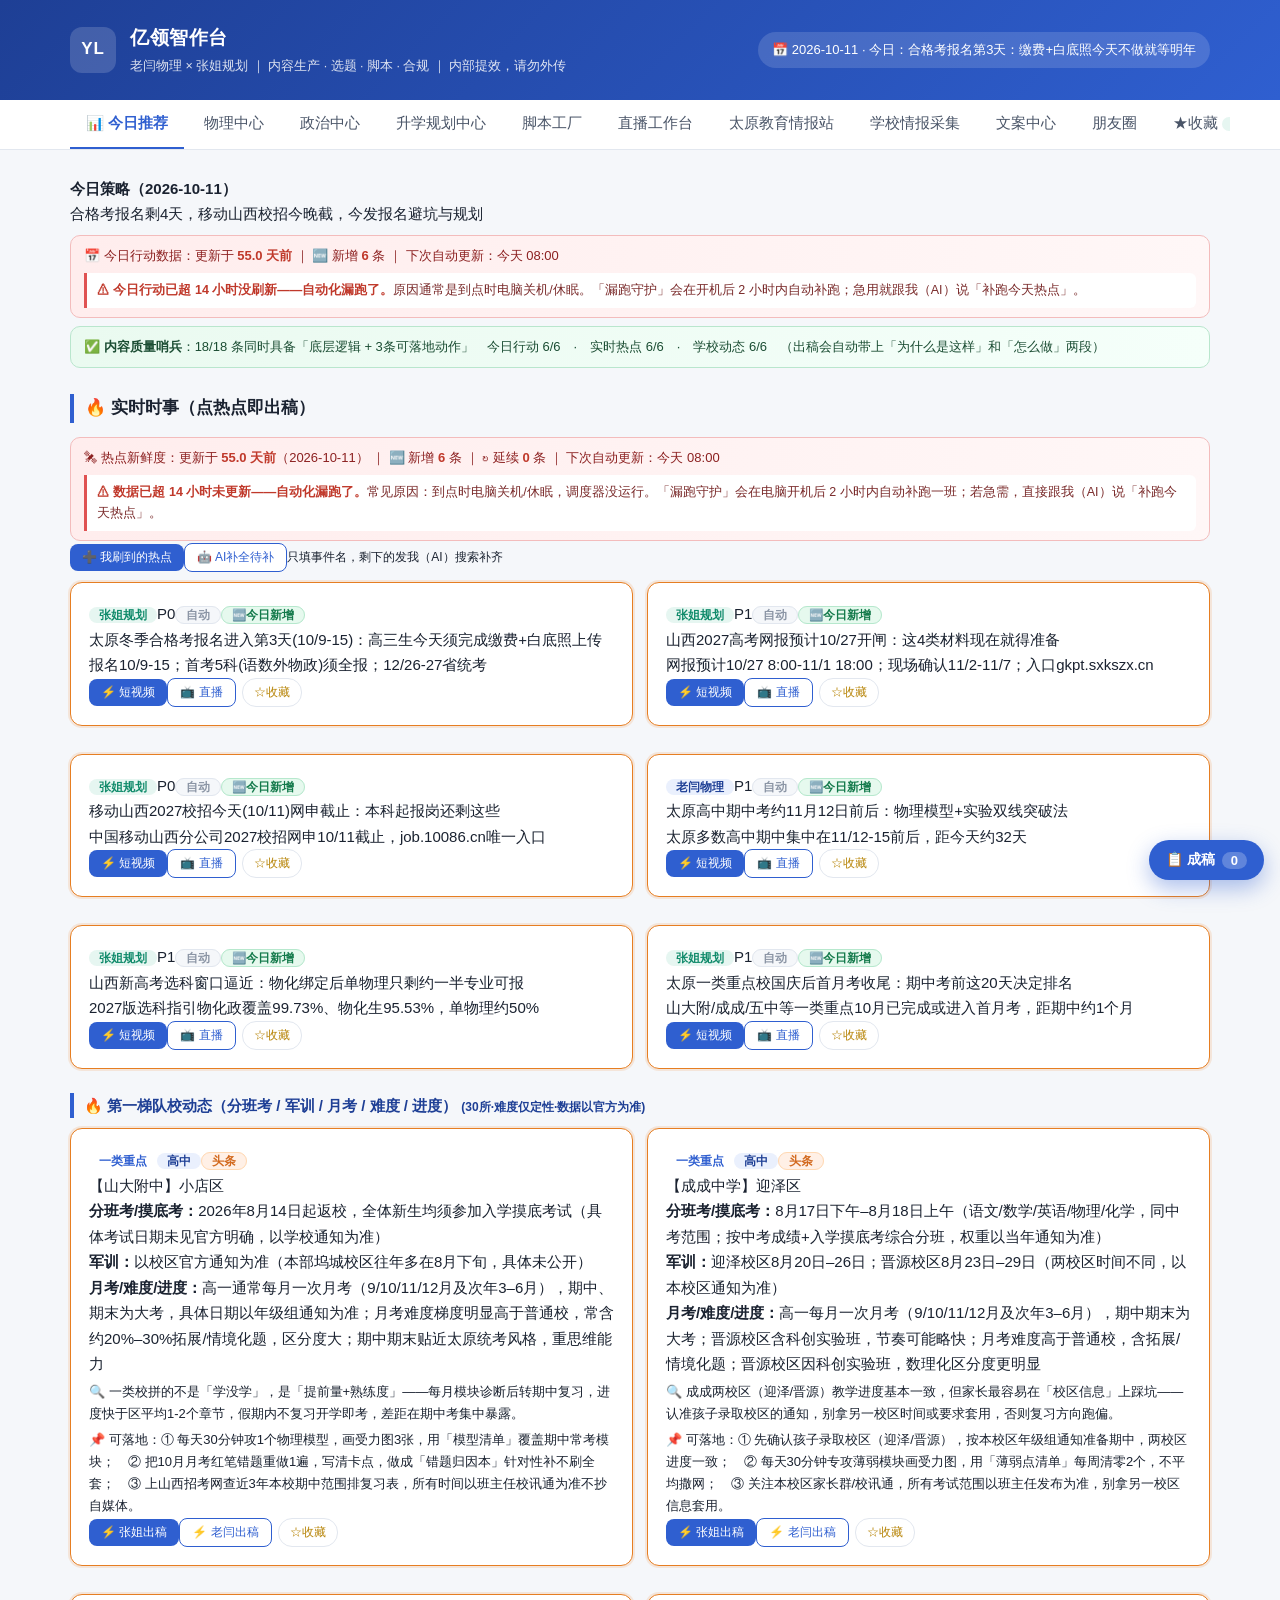
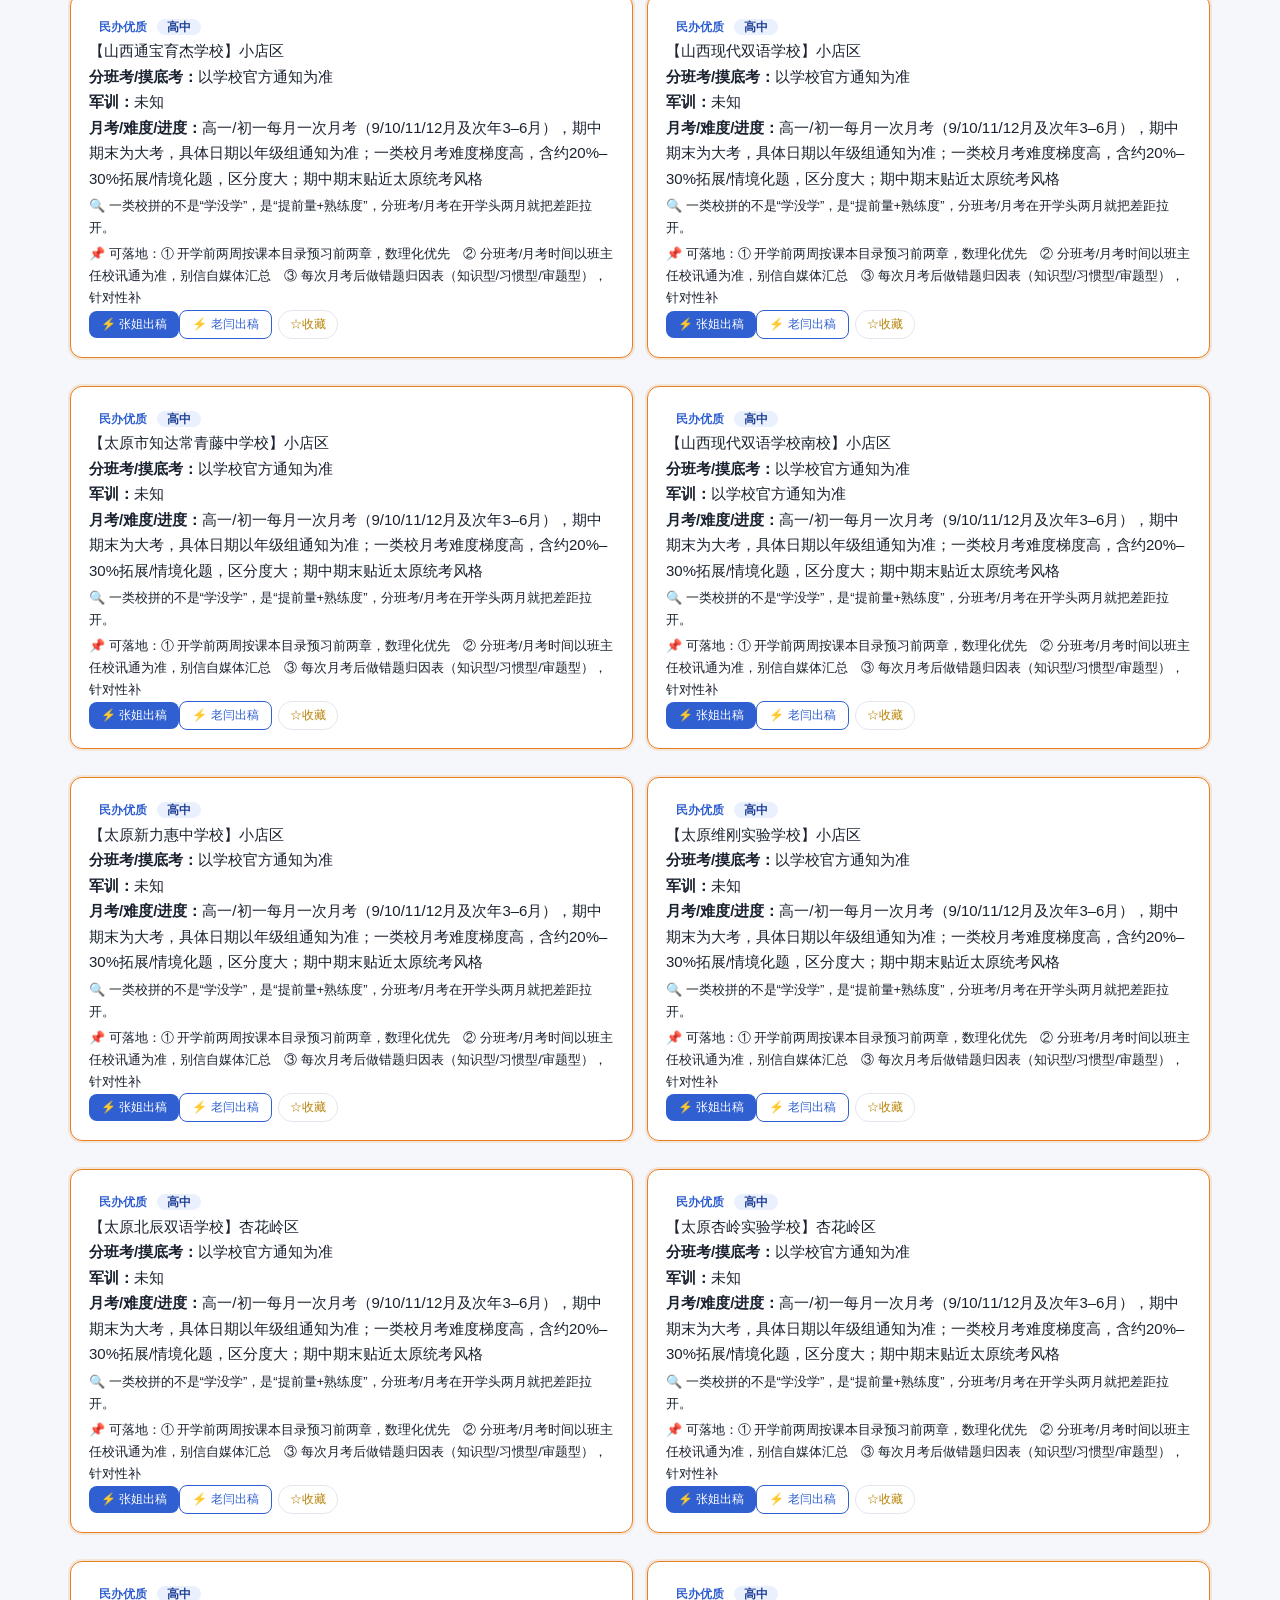
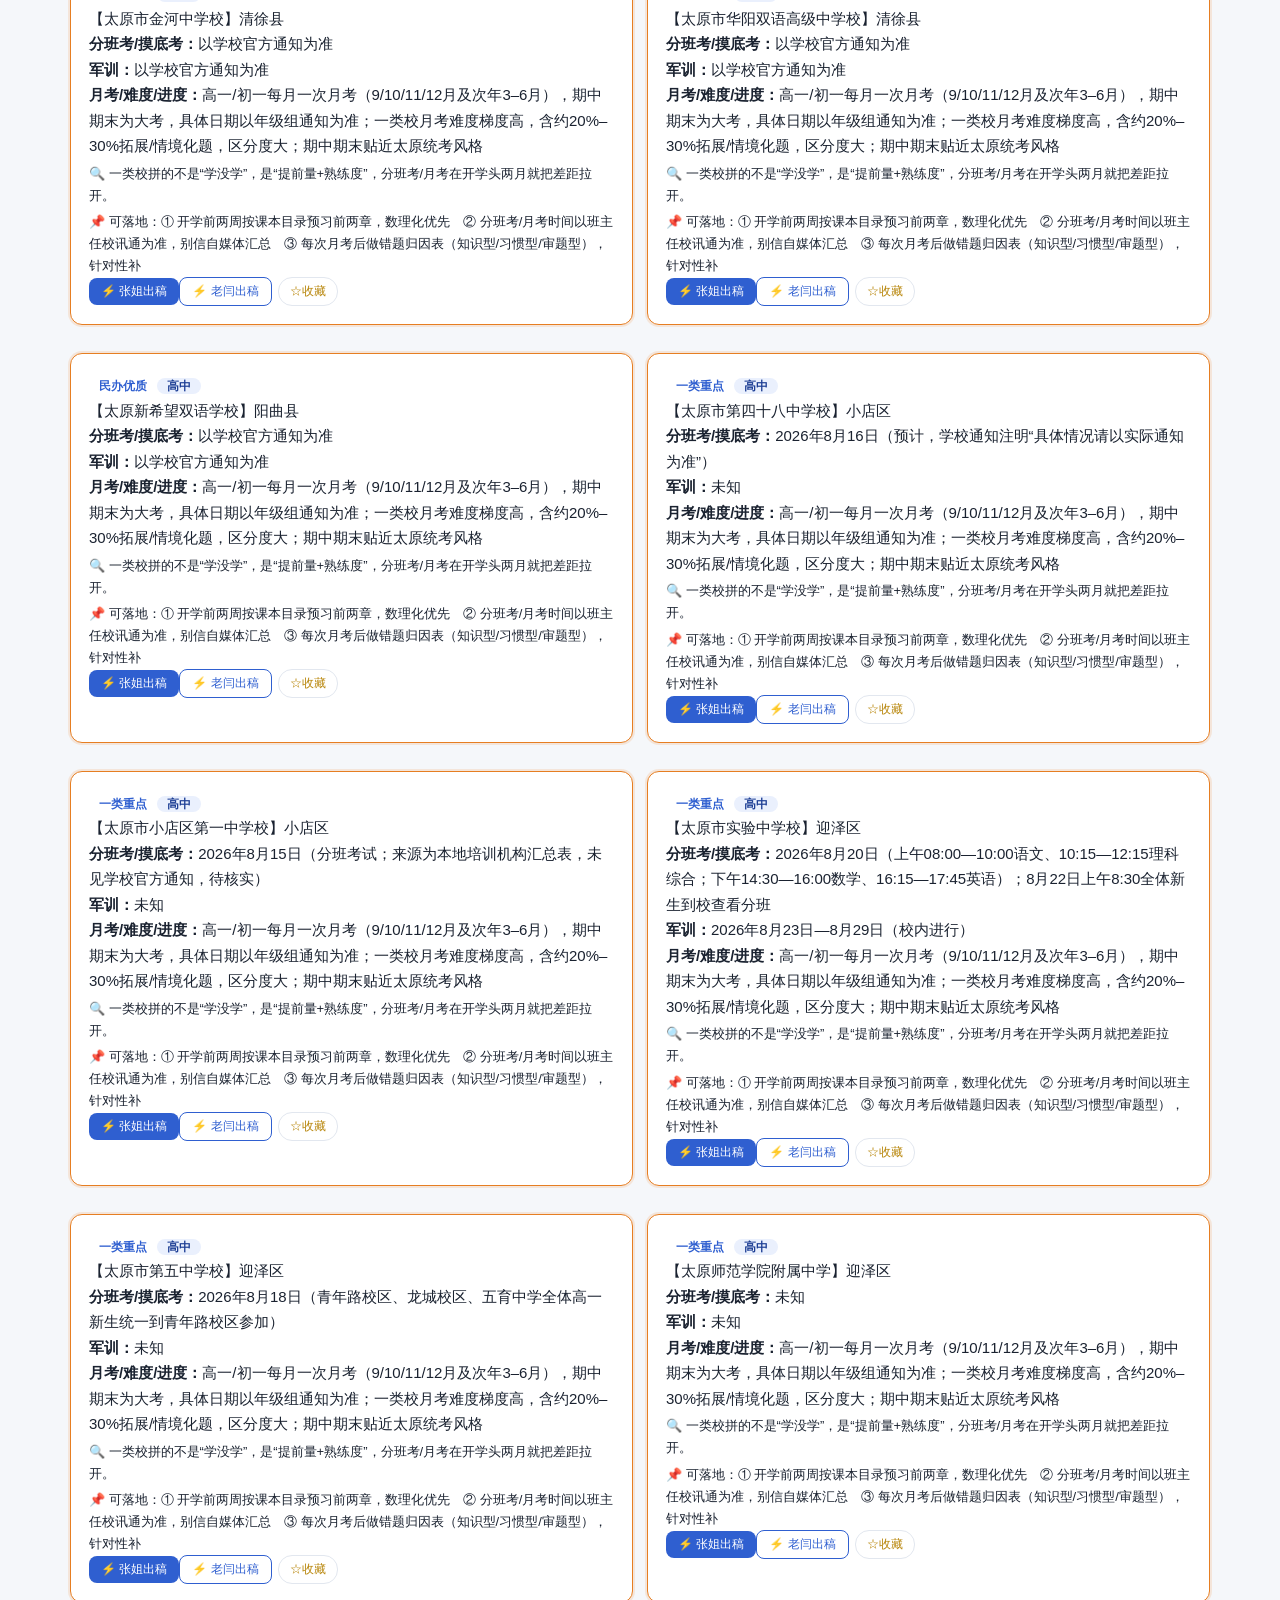
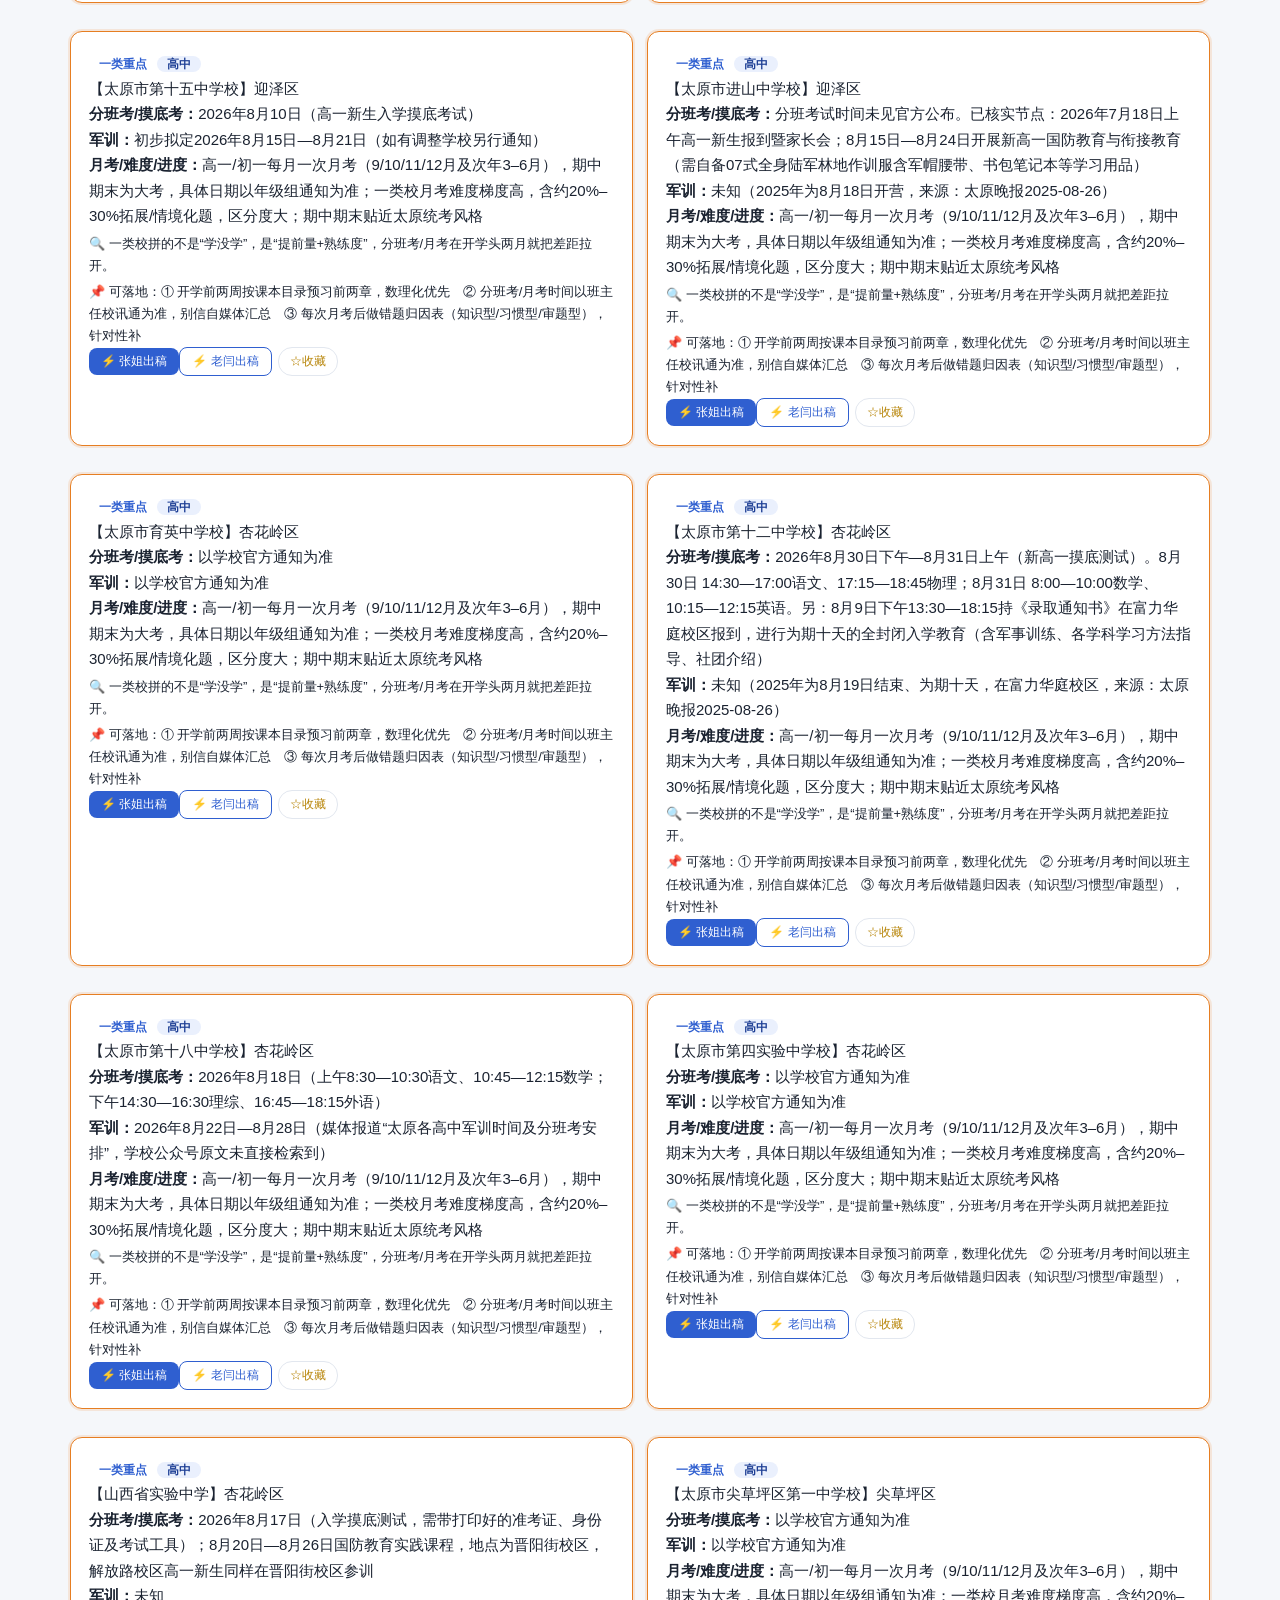
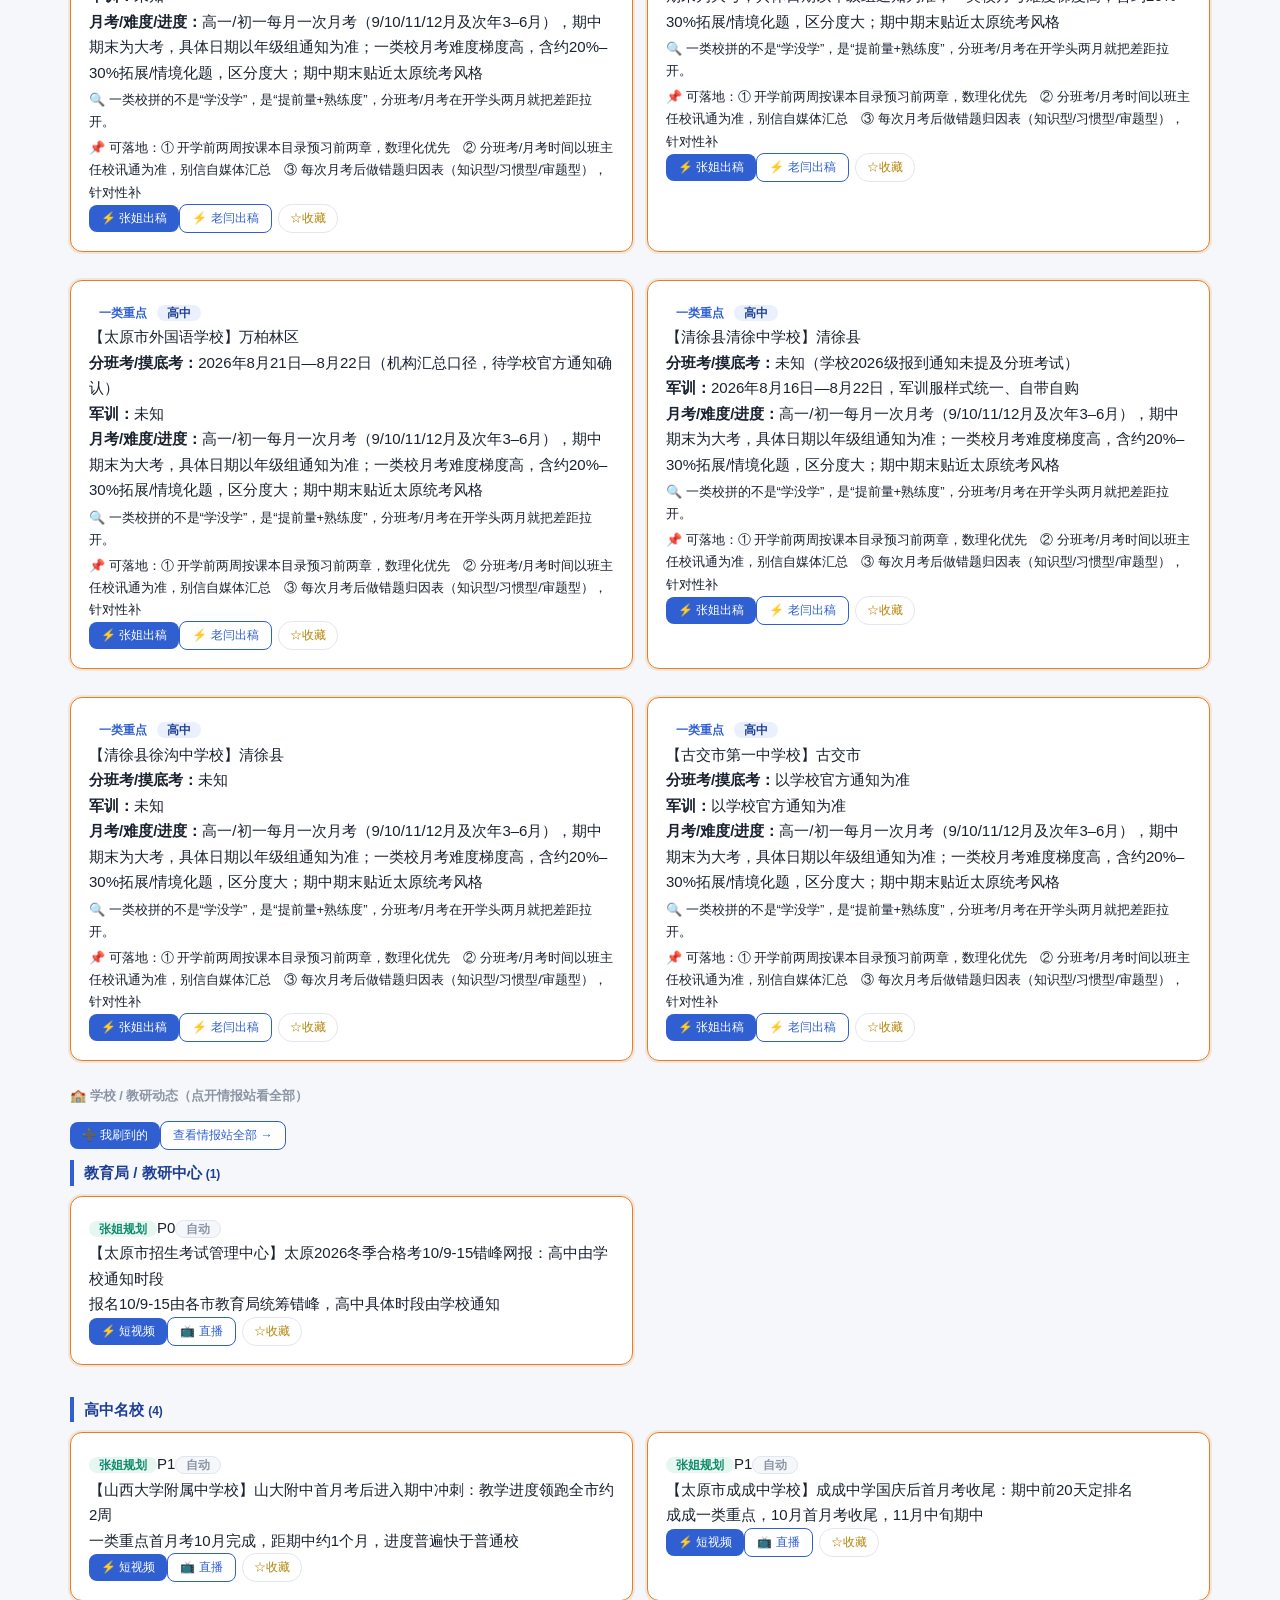
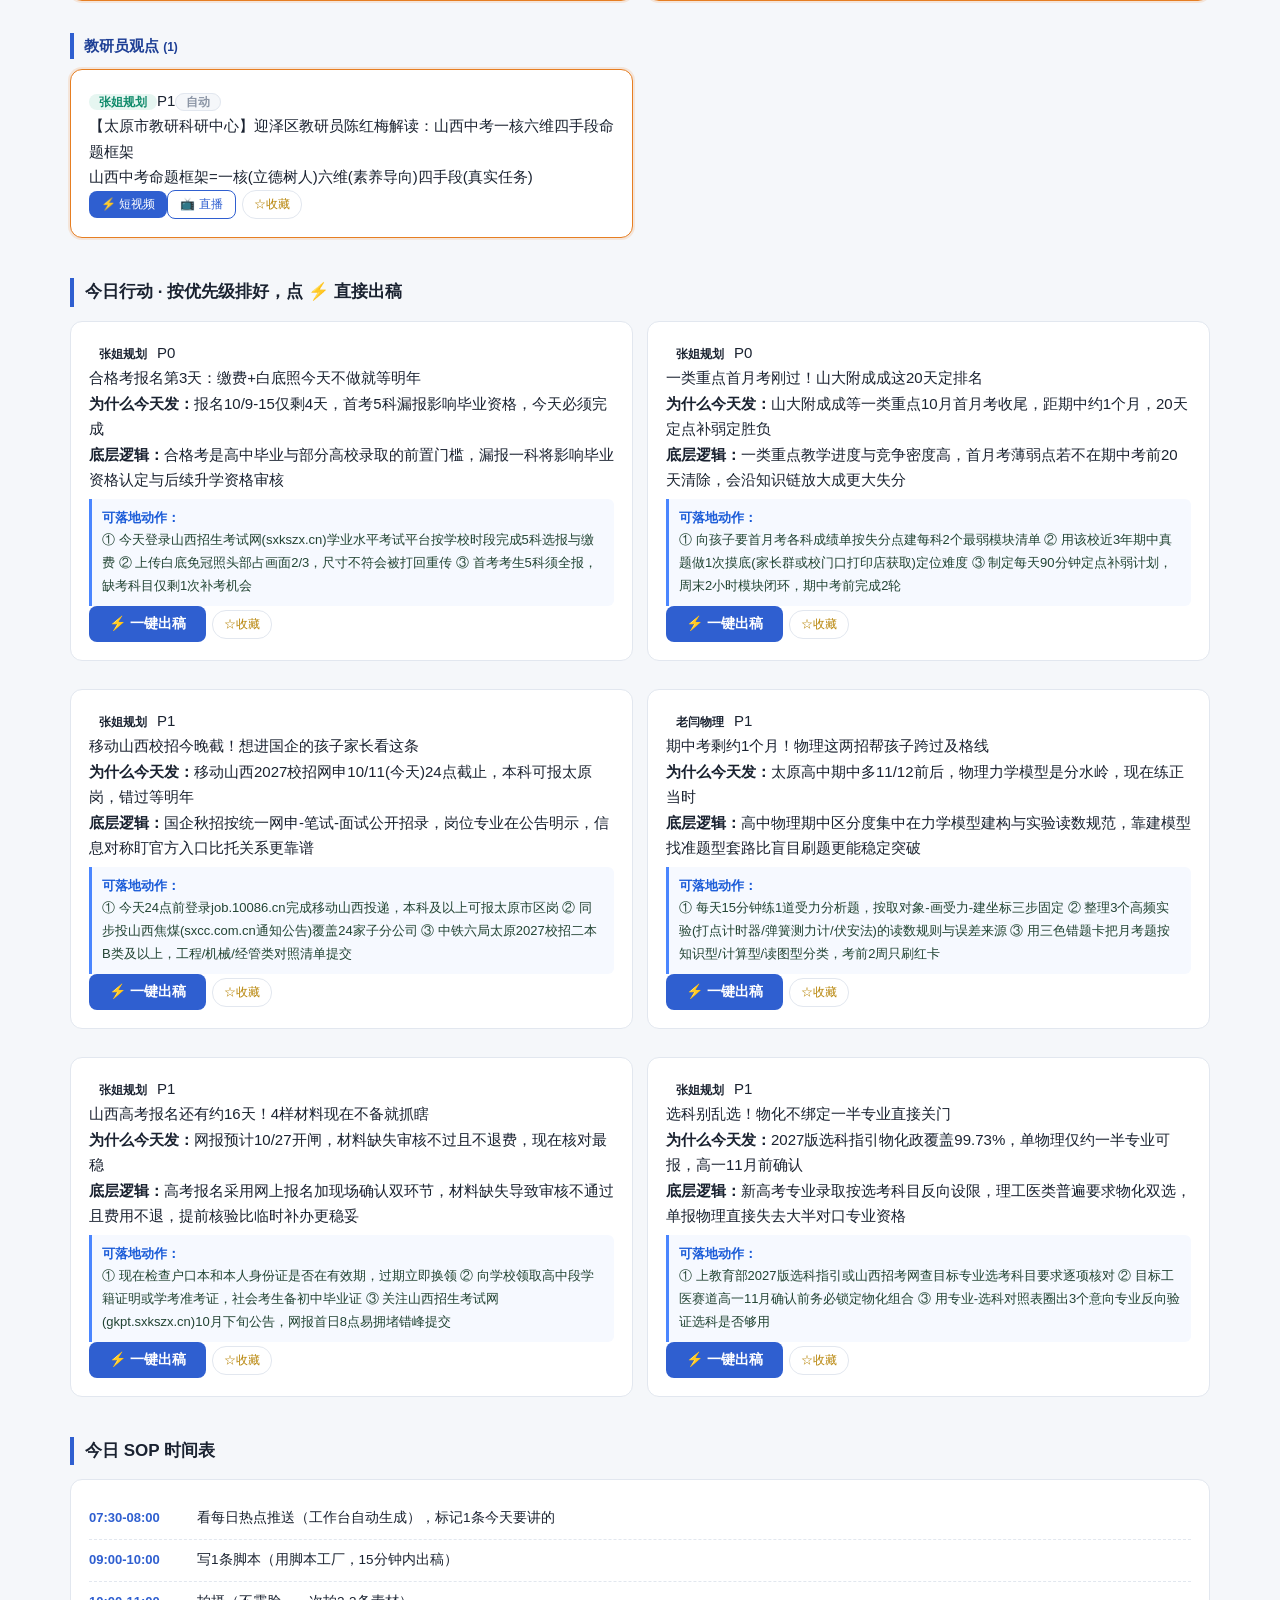
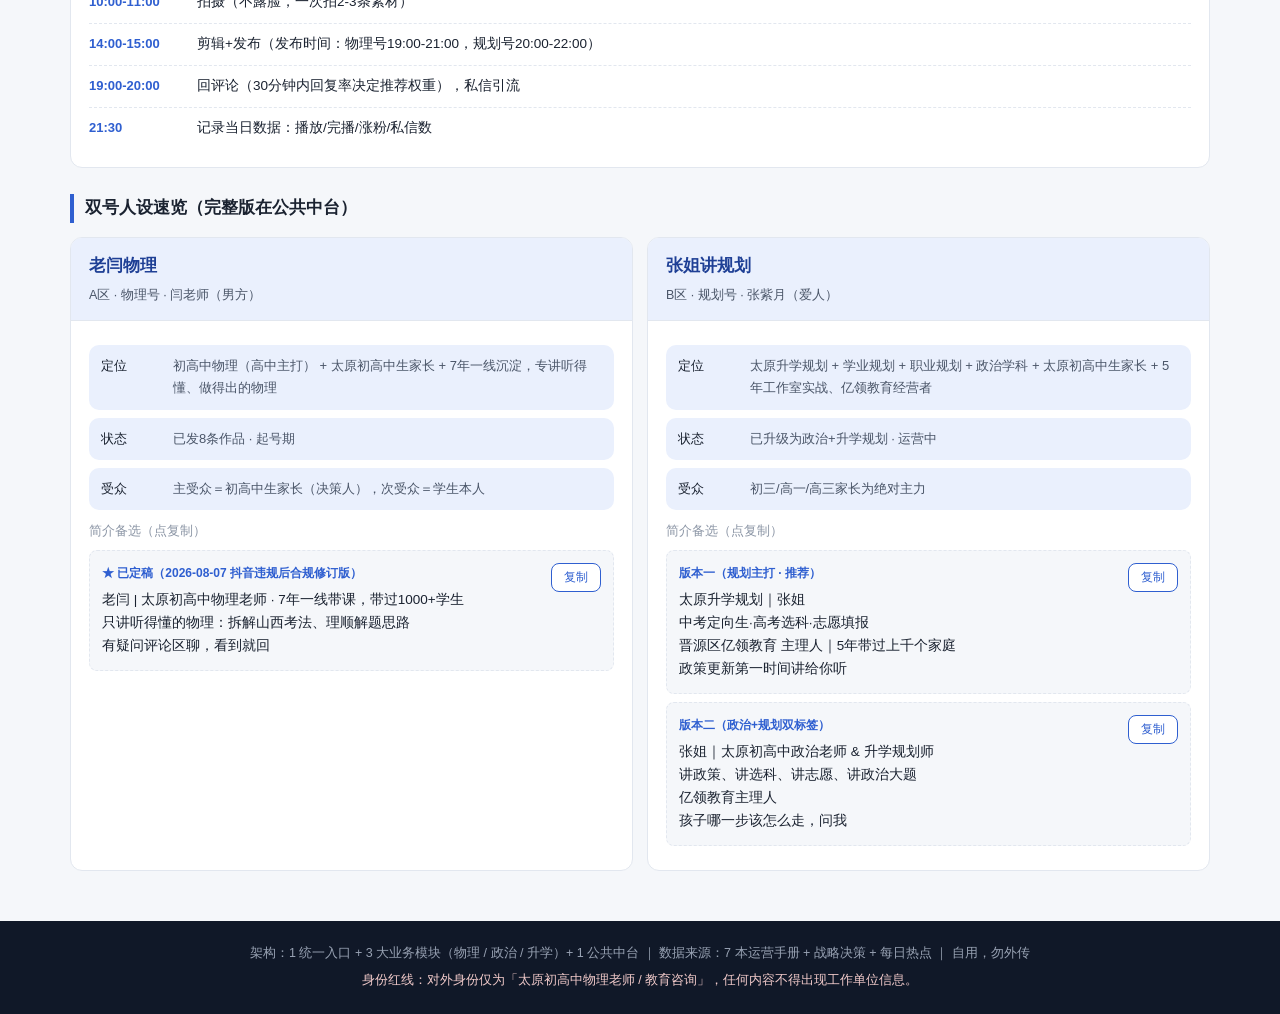
<file: index.html>
<!DOCTYPE html>
<html lang="zh-CN">
<head>
<meta charset="UTF-8">
<meta name="viewport" content="width=device-width,initial-scale=1,viewport-fit=cover">
<title>亿领智作台</title>
<link rel="stylesheet" href="assets/style.css">
</head>
<body>

<header class="top">
  <div class="wrap">
    <div class="brand">
      <span class="logo">YL</span>
      <div>
        <h1>亿领智作台</h1>
        <p>老闫物理 × 张姐规划 ｜ 内容生产 · 选题 · 脚本 · 合规 ｜ 内部提效，请勿外传</p>
      </div>
    </div>
    <div class="today" id="today"></div>
  </div>
</header>

<nav class="nav">
  <div class="wrap navwrap">
    <button class="tab on" data-v="home">📊 今日推荐</button>
    <button class="tab" data-v="zoneA">物理中心</button>
    <button class="tab" data-v="politics">政治中心</button>
    <button class="tab" data-v="eduplan">升学规划中心</button>
    <button class="tab" data-v="factory">脚本工厂</button>
    <button class="tab" data-v="live">直播工作台</button>
    <button class="tab" data-v="school">太原教育情报站</button>
    <button class="tab" data-v="collect">学校情报采集</button>
    <button class="tab" data-v="copy">文案中心</button>
    <button class="tab" data-v="moment">朋友圈</button>
    <button class="tab" data-v="fav">★收藏 <span id="favCount" class="badge fav-c"></span></button>
    <button class="tab" data-v="hub">公共中台</button>
    <button class="tab" data-v="prebuf">📦 预生成缓冲</button>
    <button class="tab" data-v="auto">⚙️ 自动化中心</button>
    <button class="tab" data-v="draft">📝 待审箱 <span id="draftCount2" class="badge fav-c"></span></button>
  </div>
</nav>

<main class="wrap">
  <section id="home" class="view on"></section>
  <section id="zoneA" class="view"></section>
  <section id="politics" class="view"></section>
  <section id="eduplan" class="view"></section>
  <section id="factory" class="view"></section>
  <section id="live" class="view"></section>
  <section id="school" class="view"></section>
  <section id="collect" class="view"></section>
  <section id="copy" class="view"></section>
  <section id="moment" class="view"></section>
  <section id="fav" class="view"></section>
  <section id="hub" class="view"></section>
  <section id="prebuf" class="view"></section>
  <section id="draft" class="view"></section>
  <section id="auto" class="view"></section>
</main>

<footer class="ft">
  <div class="wrap">
    <p>架构：1 统一入口 + 3 大业务模块（物理 / 政治 / 升学）+ 1 公共中台 ｜ 数据来源：7 本运营手册 + 战略决策 + 每日热点 ｜ 自用，勿外传</p>
    <p class="warn">身份红线：对外身份仅为「太原初高中物理老师 / 教育咨询」，任何内容不得出现工作单位信息。</p>
  </div>
</footer>

<button class="draft-fab" id="draftFab">📋 成稿 <span id="draftCount">0</span></button>
<div class="draft-panel hide" id="draftPanel">
  <div class="draft-head">
    <span>📋 我的成稿箱</span>
    <span class="muted" style="font-size:12px">点开任意成稿 → 复制 / 下载，按类型分好、不覆盖</span>
    <span class="draft-head-btns"><button class="btn s o" id="draftMerge">🧩 合并全部</button><button class="btn s x" id="draftClear">清空</button><button class="btn s" id="draftClose">收起</button></span>
  </div>
  <div class="draft-list" id="draftList"></div>
</div>
<div class="toast" id="toast"></div>

<div class="lock-overlay hide" id="addHotOverlay">
  <div class="lock-box" style="max-width:480px;text-align:left">
    <h3>➕ 我刷到的热点</h3>
    <p class="muted" style="margin:2px 0 12px">只填「看到了什么」，剩下的交给 AI 搜索补齐（存本机后点「🤖 AI补全」发我就行）。</p>
    <div id="addHotForm" class="form2">
      <label class="fld"><span>看到了什么 *</span><input data-k="ah-title" placeholder="如：太原中考补报8/7截止"></label>
      <label class="fld"><span>从哪个平台刷到的</span><select data-k="ah-src"><option value="">不清楚/其他</option><option value="抖音">抖音</option><option value="视频号">视频号</option><option value="小红书">小红书</option><option value="微博">微博</option><option value="公众号">公众号</option></select></label>
      <details class="more" style="margin:2px 0">
        <summary style="font-size:13px;color:var(--ink3);cursor:pointer">展开填更多（可选，不填也能存）</summary>
        <div style="margin-top:8px">
          <label class="fld"><span>账号</span><select data-k="ah-zone"><option value="B">张姐规划 B</option><option value="A">老闫物理 A</option><option value="AB">双号都可</option></select></label>
          <label class="fld"><span>优先级</span><select data-k="ah-pri"><option value="P1">P1 建议今天发</option><option value="P0">P0 必须今天发</option><option value="P2">P2 可发可不发</option></select></label>
          <label class="fld"><span>切入角度</span><input data-k="ah-angle" placeholder="政策解读/避坑/数据盘点"></label>
          <label class="fld"><span>关键数据</span><input data-k="ah-data" placeholder="分数线/时间/数字"></label>
          <label class="fld"><span>开场钩子</span><input data-k="ah-hook" placeholder="前3秒说的话，≤30字"></label>
          <label class="fld"><span>短视频选题</span><input data-k="ah-topic" placeholder="标题式"></label>
          <label class="fld"><span>直播主题</span><input data-k="ah-live" placeholder="直播讲什么"></label>
          <label class="fld" style="grid-column:1/3"><span>具体方案（可选·有就填，出稿直接带）</span><textarea data-k="ah-solution" rows="2" placeholder="①…②…③… 可落地的具体动作"></textarea></label>
          <label class="fld" style="grid-column:1/3"><span>底层逻辑/深度（可选）</span><input data-k="ah-depth" placeholder="为什么是这样的规律"></label>
        </div>
      </details>
    </div>
    <div class="row" style="margin-top:14px">
      <button class="btn" id="addHotSave">存本机</button>
      <button class="btn o" id="addHotSync">☁ 同步云端</button>
      <button class="btn x" id="addHotCancel">取消</button>
    </div>
  </div>
</div>

<div class="lock-overlay hide" id="addSchoolOverlay">
  <div class="lock-box" style="max-width:480px;text-align:left">
    <h3>➕ 我刷到的学校/教研动态</h3>
    <p class="muted" style="margin:2px 0 12px">填关键字段 → 存本机即可出稿；想让爱人也能用，点「☁ 同步云端」把代码发给我（AI）。</p>
    <div id="addSchoolForm" class="form2">
      <label class="fld"><span>学校/机构 *</span><input data-k="as-school" placeholder="如：山大附中 / 太原市教研科研中心"></label>
      <label class="fld"><span>类型</span><select data-k="as-type"><option value="edu">教育局/教研中心</option><option value="hs">高中名校</option><option value="ms">初中名校</option><option value="researcher">教研员观点</option></select></label>
      <label class="fld"><span>动态标题 *</span><input data-k="as-title" placeholder="如：XX校2026特长生招生启动"></label>
      <label class="fld"><span>账号</span><select data-k="as-zone"><option value="B">张姐规划 B</option><option value="A">老闫物理 A</option><option value="AB">双号都可</option></select></label>
      <label class="fld"><span>优先级</span><select data-k="as-pri"><option value="P1">P1 建议今天发</option><option value="P0">P0 必须今天发</option><option value="P2">P2 可发可不发</option></select></label>
      <label class="fld"><span>切入角度</span><input data-k="as-angle" placeholder="招生/命题风向/政策解读"></label>
      <label class="fld"><span>关键数据</span><input data-k="as-data" placeholder="时间/分数线/数字"></label>
      <label class="fld"><span>开场钩子</span><input data-k="as-hook" placeholder="前3秒说的话，≤30字"></label>
      <label class="fld"><span>短视频选题</span><input data-k="as-topic" placeholder="标题式"></label>
      <label class="fld"><span>直播主题</span><input data-k="as-live" placeholder="直播讲什么"></label>
      <label class="fld" style="grid-column:1/3"><span>具体方案（可选·有就填，出稿直接带）</span><textarea data-k="as-solution" rows="2" placeholder="①…②…③… 可落地的具体动作"></textarea></label>
      <label class="fld" style="grid-column:1/3"><span>底层逻辑/深度（可选）</span><input data-k="as-depth" placeholder="为什么是这样的规律"></label>
      <label class="fld"><span>来源</span><input data-k="as-src" placeholder="我刷到的/公众号/官网"></label>
    </div>
    <div class="row" style="margin-top:14px">
      <button class="btn" id="addSchoolSave">存本机</button>
      <button class="btn o" id="addSchoolSync">☁ 同步云端</button>
      <button class="btn x" id="addSchoolCancel">取消</button>
    </div>
  </div>
</div>

<div class="lock-overlay hide" id="schoolFillOverlay">
  <div class="lock-box" style="max-width:560px;text-align:left">
    <h3>📝 手动补全学校信息</h3>
    <p class="muted" style="margin:2px 0 12px">把你了解的信息填进去（或先点「🤖AI补全」生成模板再改），复制后发到对话里给我即可写入学校库。</p>
    <textarea id="schoolFillText" style="width:100%;height:260px;font-size:13px;font-family:monospace;padding:8px;border:1px solid #ccc;border-radius:8px"></textarea>
    <div class="row" style="margin-top:14px">
      <button class="btn o" onclick="copyText(document.getElementById('schoolFillText').value)">复制发我</button>
      <button class="btn x" onclick="closeSchoolFill()">关闭</button>
    </div>
  </div>
</div>

<script src="assets/data-core.js?v=20260814"></script>
<script src="assets/data-methods.js?v=20260814"></script>
<script src="assets/data-a.js?v=20260814"></script>
  <script src="assets/data-physics-content.js?v=20260814"></script>
  <script src="assets/data-physics-feature.js?v=20260816"></script>
  <script src="assets/data-feature-news.js?v=20260817"></script>
  <script src="assets/data-politics.js?v=20260814"></script>
<script src="assets/data-eduplan.js?v=20260814"></script>
<script src="assets/data-tpl.js?v=20260814"></script>
<script src="assets/data-strategy.js?v=20260814"></script>
<script src="assets/data-today.js?v=20260814"></script>
<script src="assets/today-feed.js?v=20260814"></script>
<script src="assets/hot-events.js?v=20260814"></script>
<script src="assets/my-events.js?v=20260814"></script>
<script src="assets/school-news.js?v=20260814"></script>
  <script src="assets/school-shared.js?v=20260814"></script>
  <script src="assets/data-schools.js?v=20260814"></script>
  <script src="assets/data-school-history.js?v=20260814"></script>
  <script src="assets/data-school-aliases.js?v=20260814"></script>
  <script src="assets/data-taiyuan-geo.js?v=20260814"></script>
  <script src="assets/data-tier1.js?v=20260814"></script>
<script src="assets/data-calendar.js?v=20260814"></script>
  <script src="assets/data-rival.js?v=20260814"></script>
  <script src="assets/data-parent.js?v=20260814"></script>
  <script src="assets/data-parent-weekly.js?v=20260814"></script>
  <script src="assets/data-policy.js?v=20260814"></script>
<script src="assets/data-exam.js?v=20260814"></script>
<script src="assets/data-copy.js?v=20260814"></script>
<script src="assets/data-moment.js?v=20260814"></script>
<script src="assets/moments.js?v=20260814"></script>
<script src="assets/iterate-latest.js?v=20260814"></script>
<script src="assets/data-live.js?v=20260814"></script>
<script src="assets/data-livecard.js?v=20260814"></script>
<script src="assets/data-article.js?v=20260814"></script>
<script src="assets/data-scorelines.js?v=20260814"></script>
<script src="assets/data-iterate-override.js?v=20260814"></script>
<script src="assets/data-buffer.js?v=20260814"></script>
<script src="assets/app.js?v=20260814"></script>
</body>
</html>
</file>
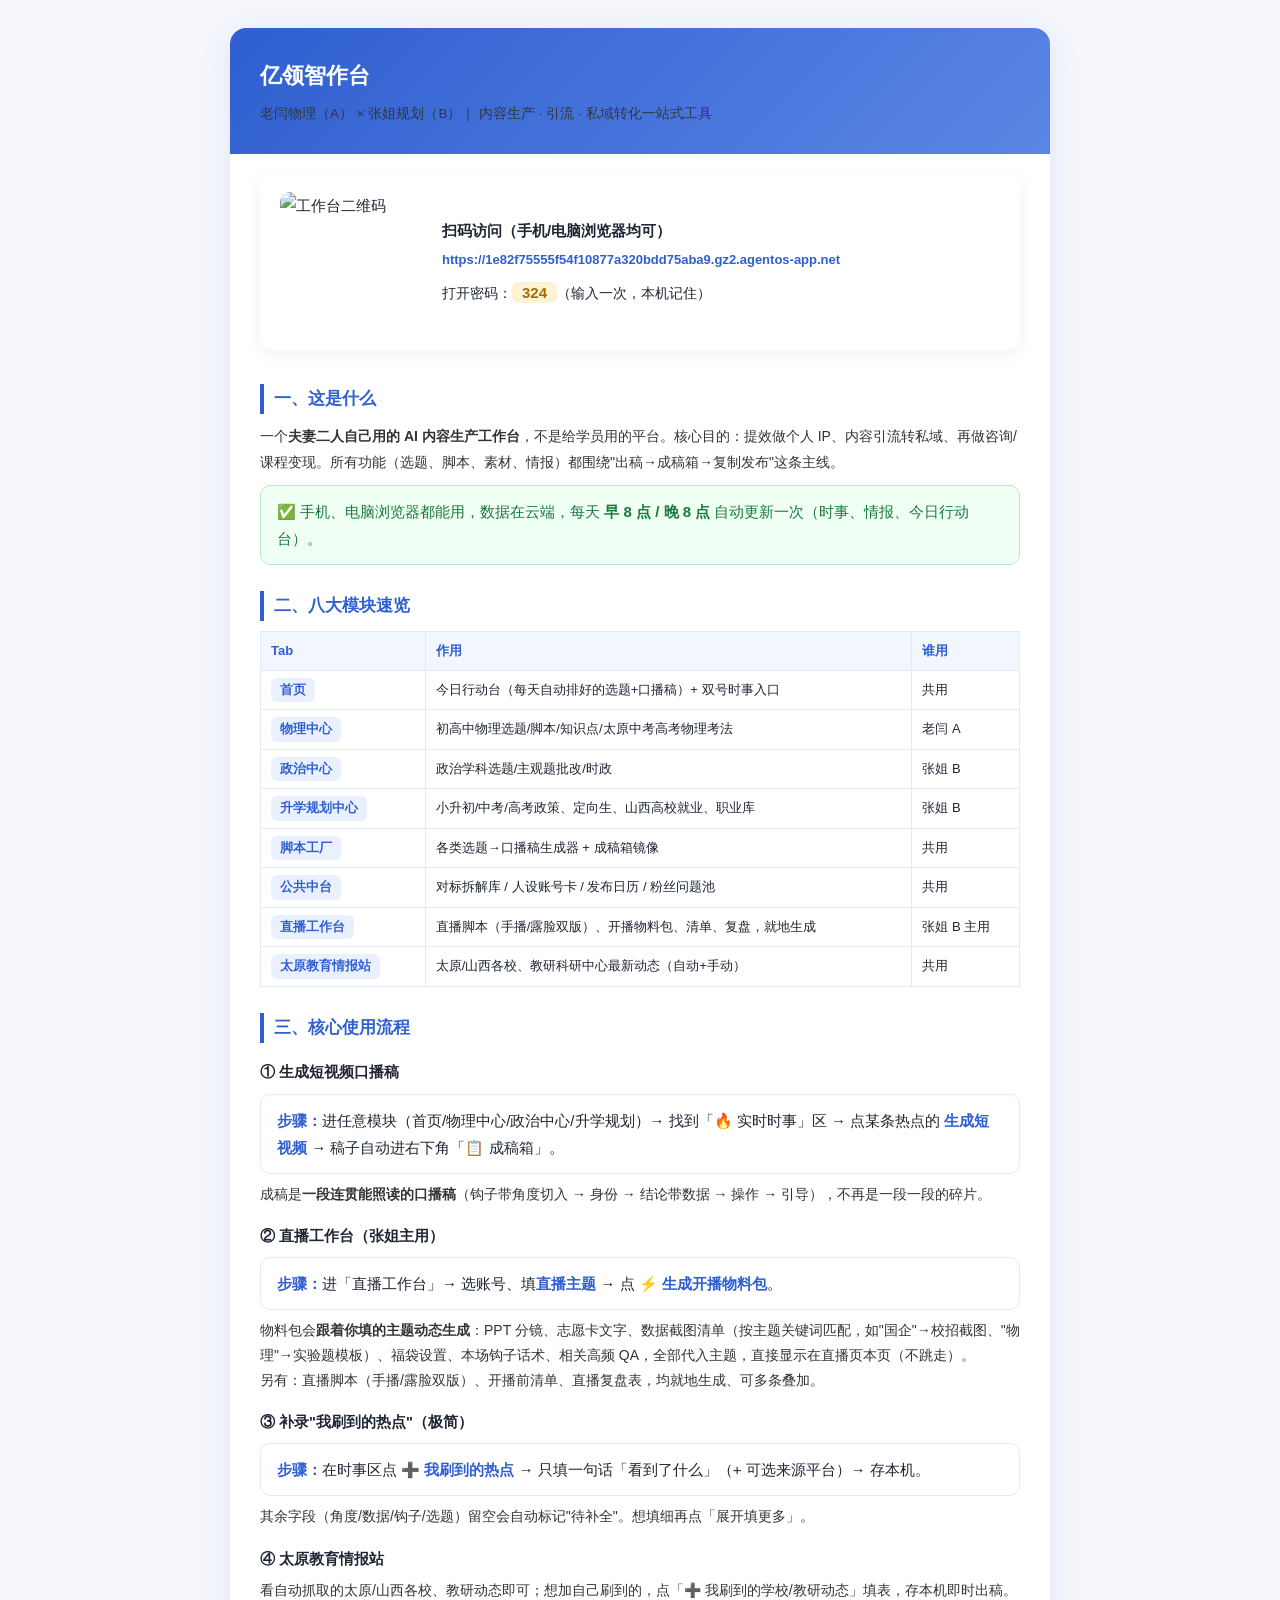
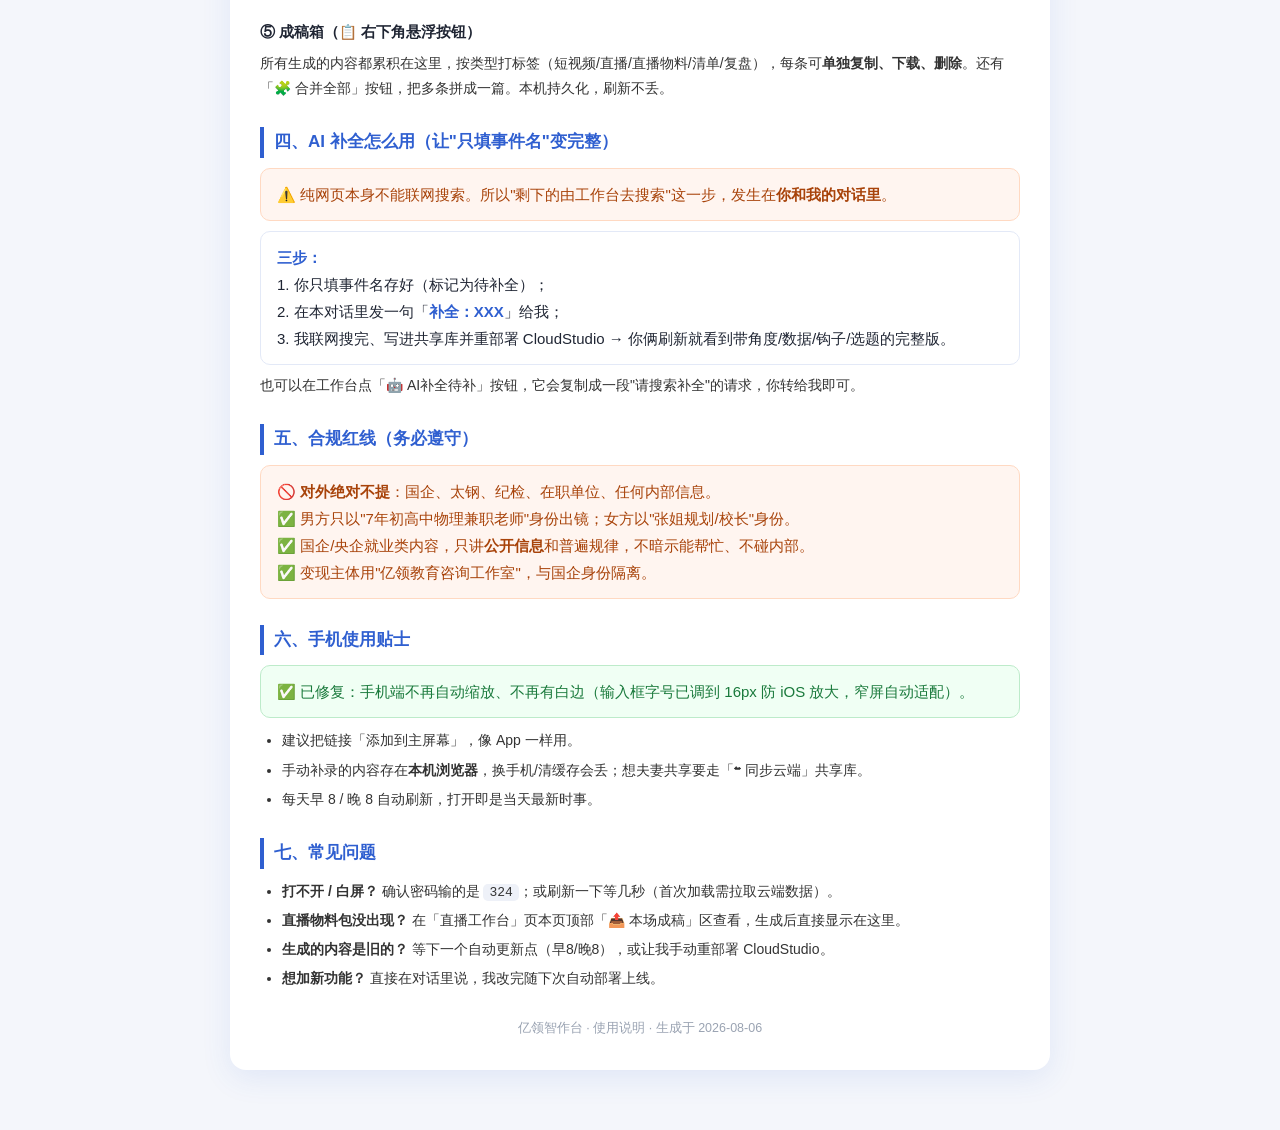
<file: 工作台使用说明.html>
<!DOCTYPE html>
<html lang="zh-CN">
<head>
<meta charset="UTF-8">
<meta name="viewport" content="width=device-width,initial-scale=1">
<title>亿领智作台 · 使用说明</title>
<style>
  *{box-sizing:border-box;margin:0;padding:0}
  body{font-family:-apple-system,BlinkMacSystemFont,"PingFang SC","Microsoft YaHei",sans-serif;
    background:#f4f6fb;color:#1f2533;line-height:1.8;font-size:15px;padding:28px 16px 60px}
  .wrap{max-width:820px;margin:0 auto;background:#fff;border-radius:16px;overflow:hidden;
    box-shadow:0 8px 30px rgba(47,95,208,.10)}
  .hd{background:linear-gradient(135deg,#2f5fd0,#5b86e5);color:#fff;padding:28px 30px}
  .hd h1{font-size:22px;margin-bottom:6px}
  .hd p{opacity:.92;font-size:13.5px}
  .qrbox{display:flex;gap:22px;align-items:center;background:#fff;border-radius:12px;
    padding:18px 20px;margin:20px 30px 0;box-shadow:0 4px 16px rgba(47,95,208,.08)}
  .qrbox img{width:140px;height:140px;border-radius:10px;background:#fff;display:block}
  .qrbox .meta{flex:1}
  .qrbox .link{font-size:13px;word-break:break-all;color:#2f5fd0;font-weight:600}
  .qrbox .pw{margin-top:8px;font-size:14px}
  .qrbox .pw b{background:#fff3d6;color:#a36b00;padding:2px 10px;border-radius:6px;font-size:15px}
  .bd{padding:8px 30px 30px}
  h2{font-size:17px;color:#2f5fd0;margin:26px 0 10px;border-left:4px solid #2f5fd0;padding-left:10px}
  h3{font-size:14.5px;margin:16px 0 6px;color:#1f2533}
  p,li{font-size:14px;color:#333}
  ul,ol{margin:6px 0 6px 22px}
  li{margin:4px 0}
  .card{background:#f7f9ff;border:1px solid #e3e9f7;border-radius:10px;padding:12px 16px;margin:10px 0}
  .tag{display:inline-block;background:#eaf0ff;color:#2f5fd0;border-radius:6px;
    padding:1px 9px;font-size:12.5px;margin-right:6px;font-weight:600}
  .warn{background:#fff5f0;border:1px solid #ffd9c2;color:#a8430a;border-radius:10px;padding:12px 16px;margin:10px 0}
  .ok{background:#f0fff4;border:1px solid #bdebca;color:#1a7a3c;border-radius:10px;padding:12px 16px;margin:10px 0}
  .step{background:#fff;border:1px solid #e3e9f7;border-radius:10px;padding:12px 16px;margin:8px 0}
  .step b{color:#2f5fd0}
  code{background:#eef1f8;padding:1px 6px;border-radius:5px;font-size:13px;color:#333}
  .foot{text-align:center;color:#9aa3b2;font-size:12.5px;margin-top:26px}
  table{width:100%;border-collapse:collapse;font-size:13px;margin:8px 0}
  th,td{border:1px solid #e3e9f7;padding:7px 10px;text-align:left;vertical-align:top}
  th{background:#f2f6ff;color:#2f5fd0;font-weight:600}
  @media print{body{background:#fff;padding:0}.wrap{box-shadow:none}.qrbox{box-shadow:none}}
</style>
</head>
<body>
<div class="wrap">
  <div class="hd">
    <h1>亿领智作台</h1>
    <p>老闫物理（A） × 张姐规划（B）｜ 内容生产 · 引流 · 私域转化一站式工具</p>
  </div>

  <div class="qrbox">
    <img iVBORw0KGgoAAAANSUhEUgAAASgAAAEoAQAAAADDfFG0AAABeklEQVR42u2awQ7DMAhDrf3/PzOtAWIS0k3TbnOqduma01Mwhhb2yYBWadW3qzDGNfE/XzN+8sAn4x9WIcDiOi9Ir1/A6Il4FV5wRjaZxXxsNPHqeA1WudfE6x2vUKwha+J1r19DsuIi/Try8klzKD82vNhaVL3PIV6rfsGdBAJZ+i/x2vZXGokRlynzfiNem96Ho88t5dvMs4B4Fb2P4Ksy7/gUj7veRxCCaiJEXCoeF15uVj36wpF5gIrXwa9yeFoxZuK18ppSBVYz+Ymb+hFsWM1Su+Qnen/vmh+VJBijeBW9T6XvuhPSr85/hY2wzIrET7wWP2FLaFKKlH51+ZEaXll62wxN8drrxzzJqsZFvKqfmB5/lX35r0M8uoiV1nRqmnjt/oveQBo1DeW/dj9BRn/Sgvpft/X2pIMZm/Jfx/rRKEPS1xPyE0de7Li4pSNeB14lR2b3UPHY61e8WbO5u6KaFK8mP6K4CaP2l3h1/ktfDmrVz1c9AameNvzAfa3rAAAAAElFTkSuQmCC" alt="工作台二维码">
    <div class="meta">
      <div style="font-weight:700;margin-bottom:4px">扫码访问（手机/电脑浏览器均可）</div>
      <div class="link">https://1e82f75555f54f10877a320bdd75aba9.gz2.agentos-app.net</div>
      <div class="pw">打开密码：<b>324</b>（输入一次，本机记住）</div>
    </div>
  </div>

  <div class="bd">

    <h2>一、这是什么</h2>
    <p>一个<strong>夫妻二人自己用的 AI 内容生产工作台</strong>，不是给学员用的平台。核心目的：提效做个人 IP、内容引流转私域、再做咨询/课程变现。所有功能（选题、脚本、素材、情报）都围绕"出稿→成稿箱→复制发布"这条主线。</p>
    <div class="ok">✅ 手机、电脑浏览器都能用，数据在云端，每天 <b>早 8 点 / 晚 8 点</b> 自动更新一次（时事、情报、今日行动台）。</div>

    <h2>二、八大模块速览</h2>
    <table>
      <tr><th>Tab</th><th>作用</th><th>谁用</th></tr>
      <tr><td><span class="tag">首页</span></td><td>今日行动台（每天自动排好的选题+口播稿）+ 双号时事入口</td><td>共用</td></tr>
      <tr><td><span class="tag">物理中心</span></td><td>初高中物理选题/脚本/知识点/太原中考高考物理考法</td><td>老闫 A</td></tr>
      <tr><td><span class="tag">政治中心</span></td><td>政治学科选题/主观题批改/时政</td><td>张姐 B</td></tr>
      <tr><td><span class="tag">升学规划中心</span></td><td>小升初/中考/高考政策、定向生、山西高校就业、职业库</td><td>张姐 B</td></tr>
      <tr><td><span class="tag">脚本工厂</span></td><td>各类选题→口播稿生成器 + 成稿箱镜像</td><td>共用</td></tr>
      <tr><td><span class="tag">公共中台</span></td><td>对标拆解库 / 人设账号卡 / 发布日历 / 粉丝问题池</td><td>共用</td></tr>
      <tr><td><span class="tag">直播工作台</span></td><td>直播脚本（手播/露脸双版）、开播物料包、清单、复盘，就地生成</td><td>张姐 B 主用</td></tr>
      <tr><td><span class="tag">太原教育情报站</span></td><td>太原/山西各校、教研科研中心最新动态（自动+手动）</td><td>共用</td></tr>
    </table>

    <h2>三、核心使用流程</h2>

    <h3>① 生成短视频口播稿</h3>
    <div class="step"><b>步骤：</b>进任意模块（首页/物理中心/政治中心/升学规划）→ 找到「🔥 实时时事」区 → 点某条热点的 <b>生成短视频</b> → 稿子自动进右下角「📋 成稿箱」。</div>
    <p>成稿是<strong>一段连贯能照读的口播稿</strong>（钩子带角度切入 → 身份 → 结论带数据 → 操作 → 引导），不再是一段一段的碎片。</p>

    <h3>② 直播工作台（张姐主用）</h3>
    <div class="step"><b>步骤：</b>进「直播工作台」→ 选账号、填<b>直播主题</b> → 点 <b>⚡ 生成开播物料包</b>。</div>
    <p>物料包会<strong>跟着你填的主题动态生成</strong>：PPT 分镜、志愿卡文字、数据截图清单（按主题关键词匹配，如"国企"→校招截图、"物理"→实验题模板）、福袋设置、本场钩子话术、相关高频 QA，全部代入主题，直接显示在直播页本页（不跳走）。</p>
    <p>另有：直播脚本（手播/露脸双版）、开播前清单、直播复盘表，均就地生成、可多条叠加。</p>

    <h3>③ 补录"我刷到的热点"（极简）</h3>
    <div class="step"><b>步骤：</b>在时事区点 <b>➕ 我刷到的热点</b> → 只填一句话「看到了什么」（+ 可选来源平台）→ 存本机。</div>
    <p>其余字段（角度/数据/钩子/选题）留空会自动标记"待补全"。想填细再点「展开填更多」。</p>

    <h3>④ 太原教育情报站</h3>
    <p>看自动抓取的太原/山西各校、教研动态即可；想加自己刷到的，点「➕ 我刷到的学校/教研动态」填表，存本机即时出稿。</p>

    <h3>⑤ 成稿箱（📋 右下角悬浮按钮）</h3>
    <p>所有生成的内容都累积在这里，按类型打标签（短视频/直播/直播物料/清单/复盘），每条可<strong>单独复制、下载、删除</strong>。还有「🧩 合并全部」按钮，把多条拼成一篇。本机持久化，刷新不丢。</p>

    <h2>四、AI 补全怎么用（让"只填事件名"变完整）</h2>
    <div class="warn">⚠️ 纯网页本身不能联网搜索。所以"剩下的由工作台去搜索"这一步，发生在<strong>你和我的对话里</strong>。</div>
    <div class="step">
      <b>三步：</b><br>
      1. 你只填事件名存好（标记为待补全）；<br>
      2. 在本对话里发一句「<b>补全：XXX</b>」给我；<br>
      3. 我联网搜完、写进共享库并重部署 CloudStudio → 你俩刷新就看到带角度/数据/钩子/选题的完整版。
    </div>
    <p>也可以在工作台点「🤖 AI补全待补」按钮，它会复制成一段"请搜索补全"的请求，你转给我即可。</p>

    <h2>五、合规红线（务必遵守）</h2>
    <div class="warn">
      🚫 <b>对外绝对不提</b>：国企、太钢、纪检、在职单位、任何内部信息。<br>
      ✅ 男方只以"7年初高中物理兼职老师"身份出镜；女方以"张姐规划/校长"身份。<br>
      ✅ 国企/央企就业类内容，只讲<b>公开信息</b>和普遍规律，不暗示能帮忙、不碰内部。<br>
      ✅ 变现主体用"亿领教育咨询工作室"，与国企身份隔离。
    </div>

    <h2>六、手机使用贴士</h2>
    <div class="ok">✅ 已修复：手机端不再自动缩放、不再有白边（输入框字号已调到 16px 防 iOS 放大，窄屏自动适配）。</div>
    <ul>
      <li>建议把链接「添加到主屏幕」，像 App 一样用。</li>
      <li>手动补录的内容存在<strong>本机浏览器</strong>，换手机/清缓存会丢；想夫妻共享要走「☁ 同步云端」共享库。</li>
      <li>每天早 8 / 晚 8 自动刷新，打开即是当天最新时事。</li>
    </ul>

    <h2>七、常见问题</h2>
    <ul>
      <li><b>打不开 / 白屏？</b> 确认密码输的是 <code>324</code>；或刷新一下等几秒（首次加载需拉取云端数据）。</li>
      <li><b>直播物料包没出现？</b> 在「直播工作台」页本页顶部「📤 本场成稿」区查看，生成后直接显示在这里。</li>
      <li><b>生成的内容是旧的？</b> 等下一个自动更新点（早8/晚8），或让我手动重部署 CloudStudio。</li>
      <li><b>想加新功能？</b> 直接在对话里说，我改完随下次自动部署上线。</li>
    </ul>

    <div class="foot">亿领智作台 · 使用说明 · 生成于 2026-08-06</div>
  </div>
</div>
</body>
</html>
</file>
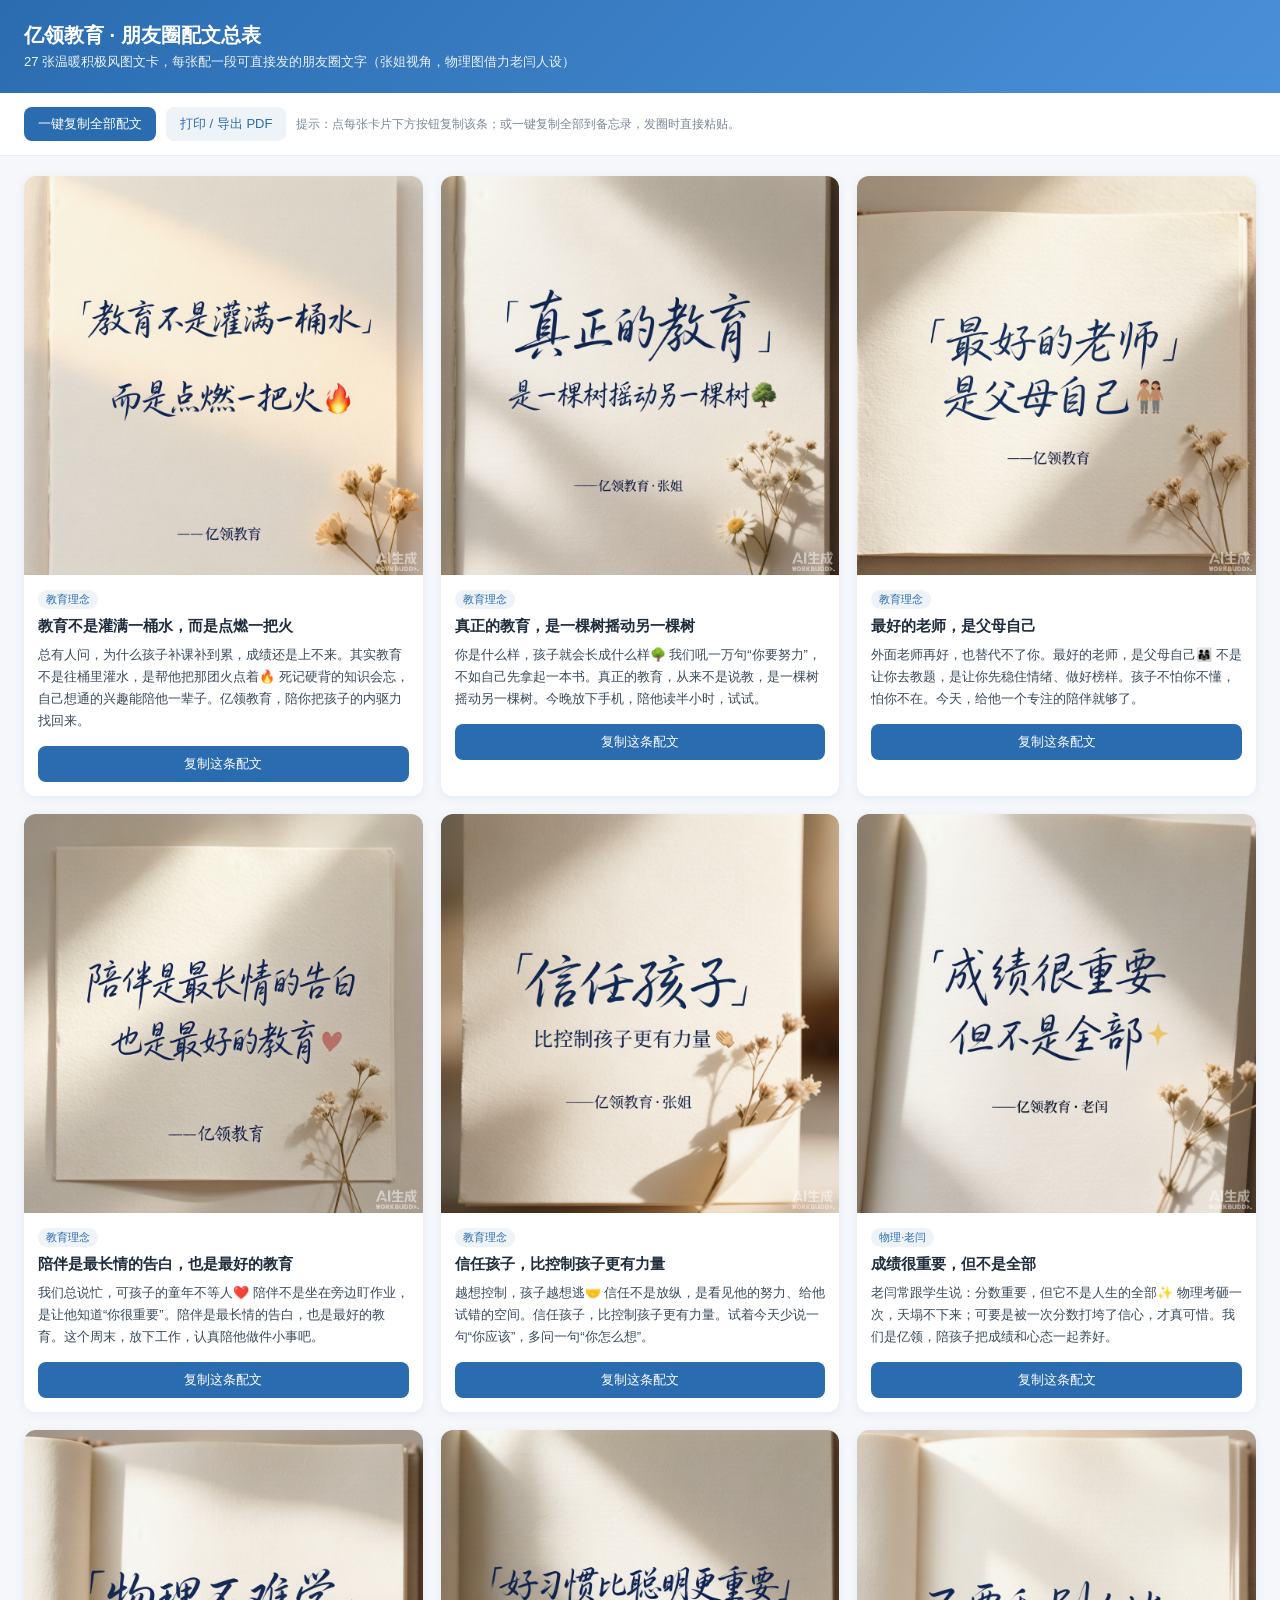
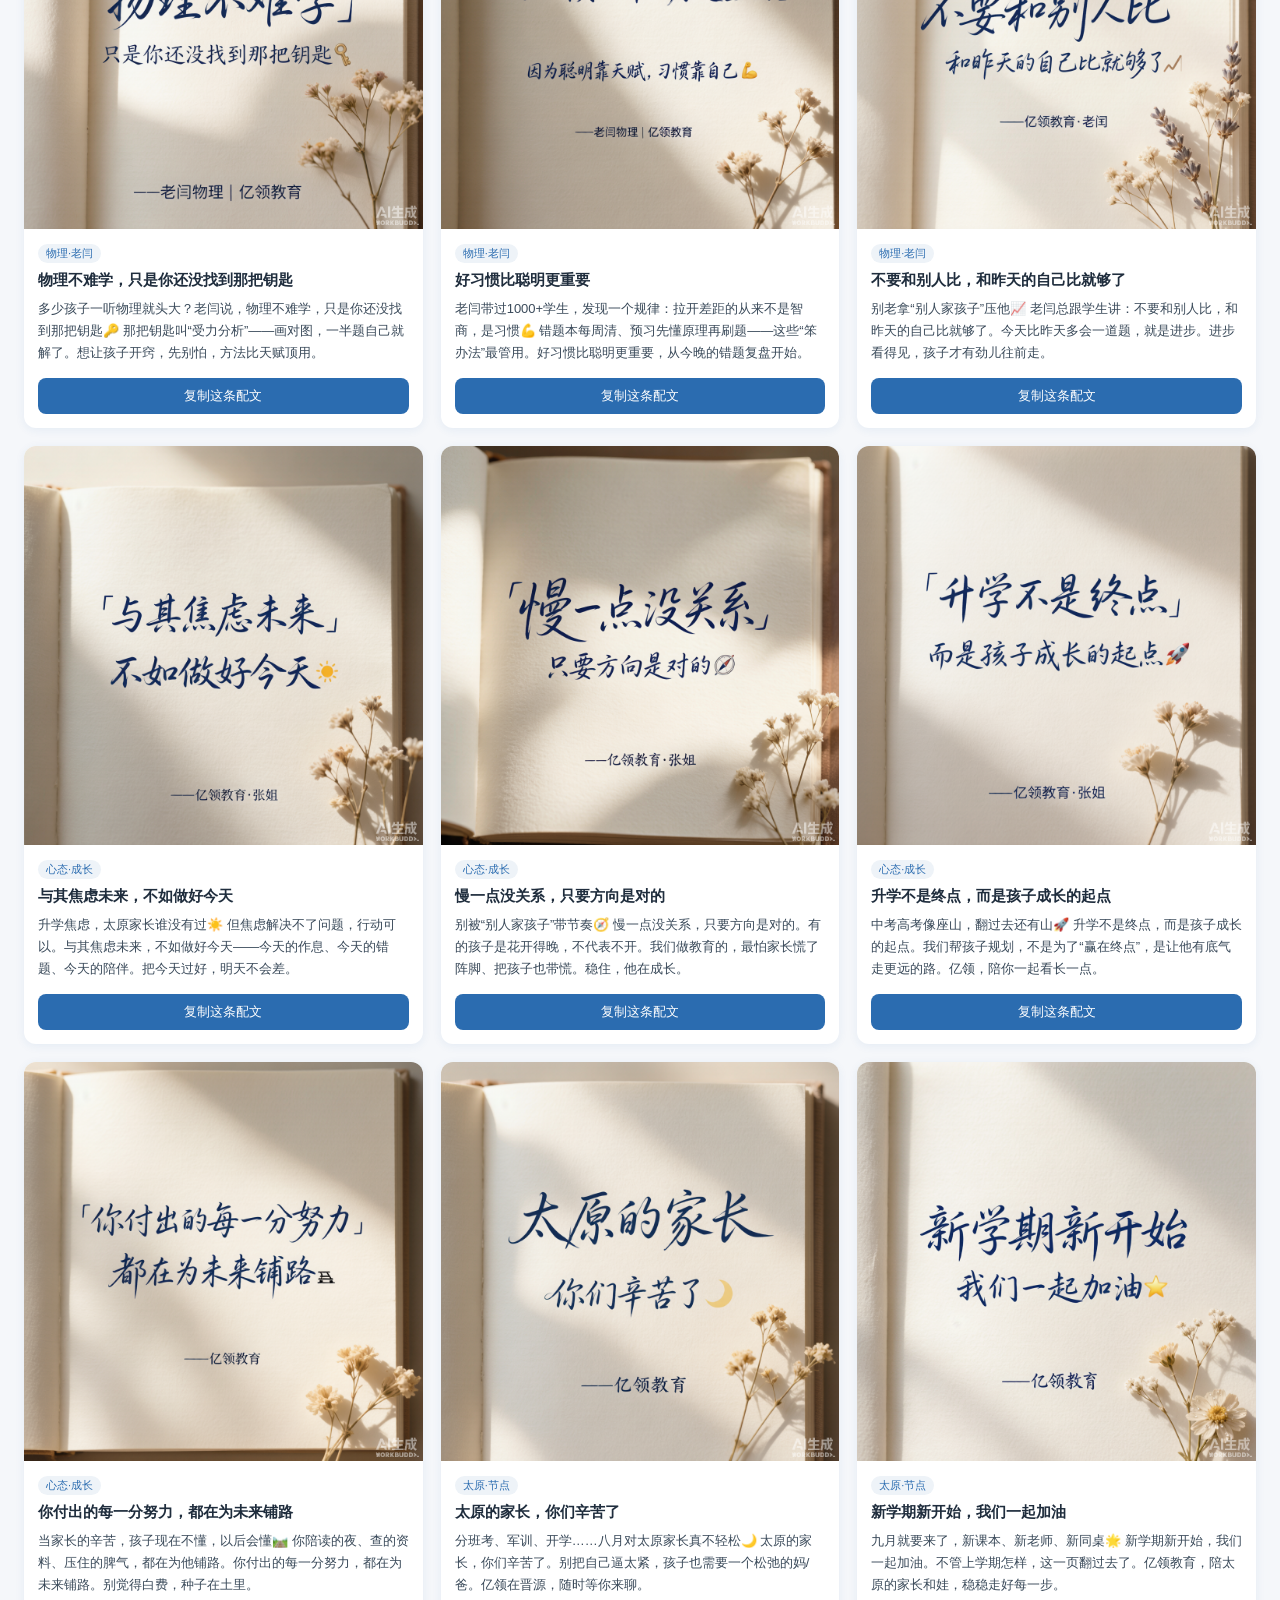
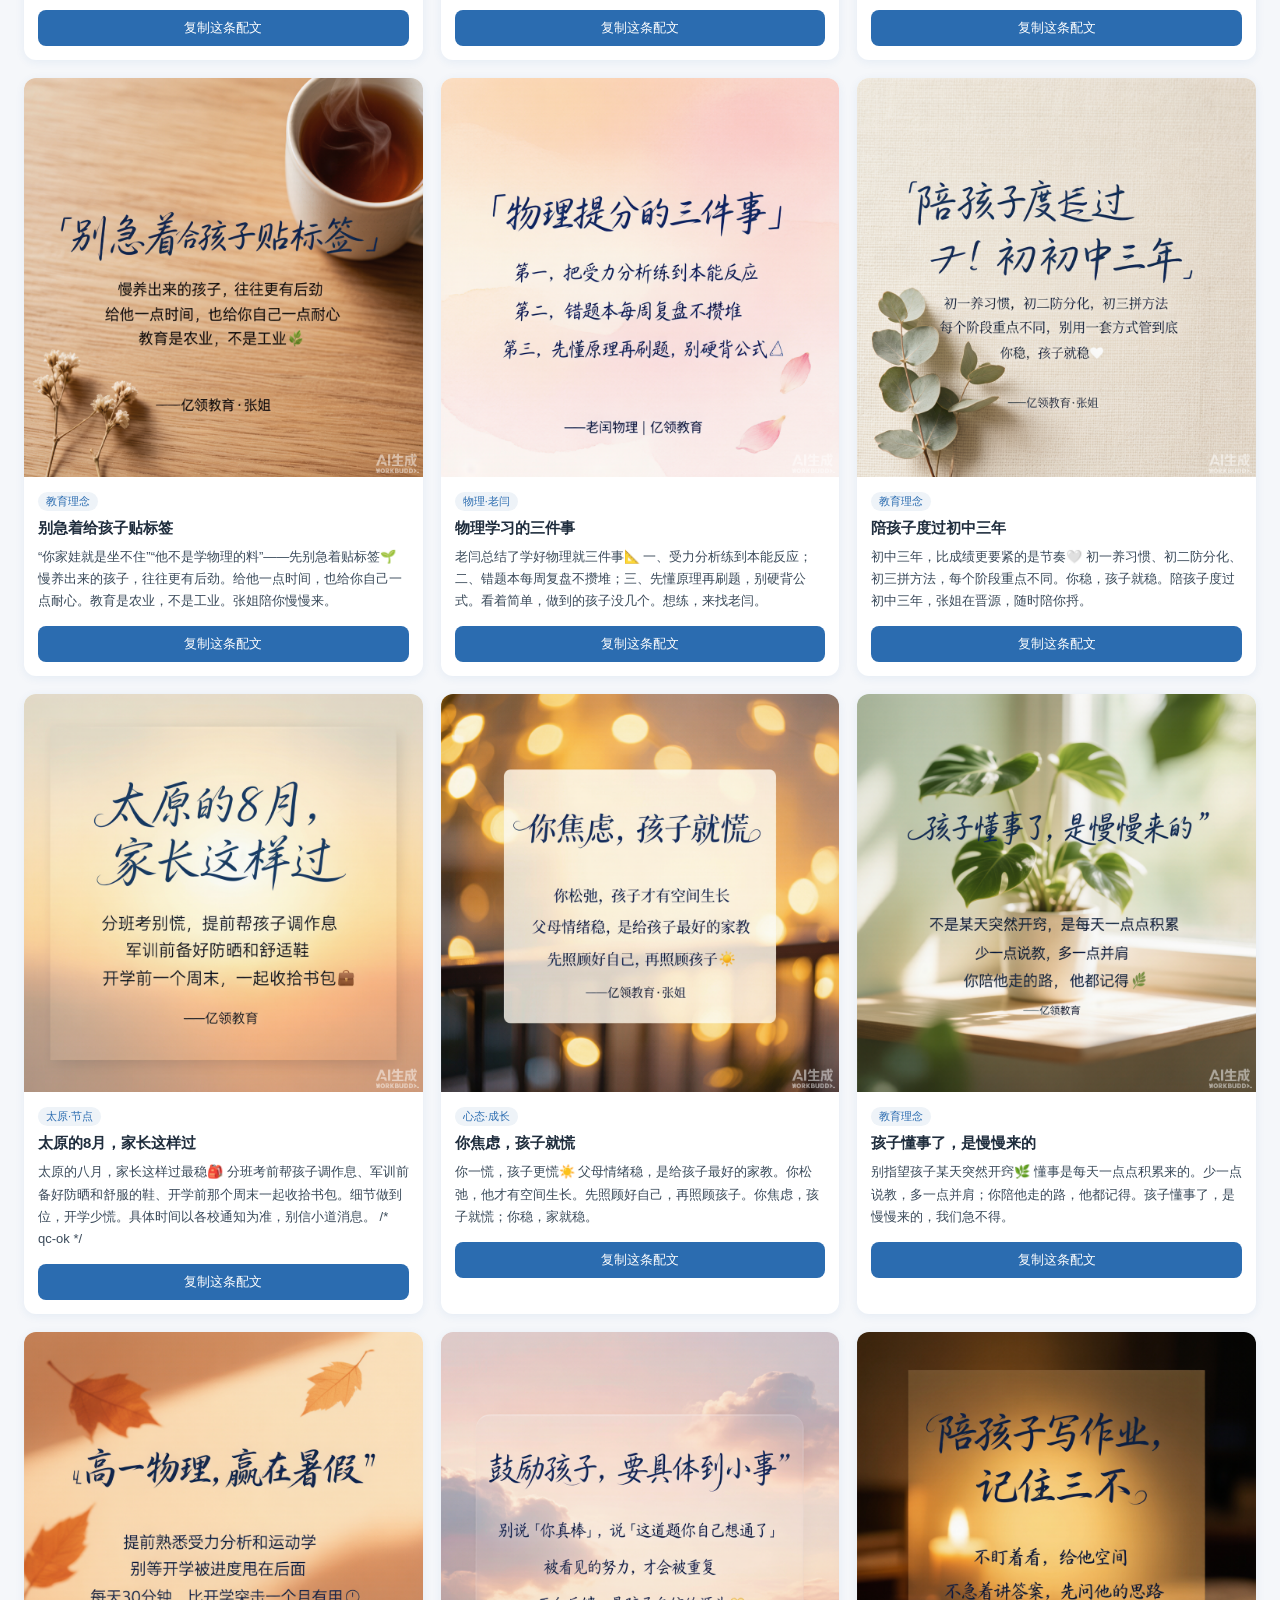
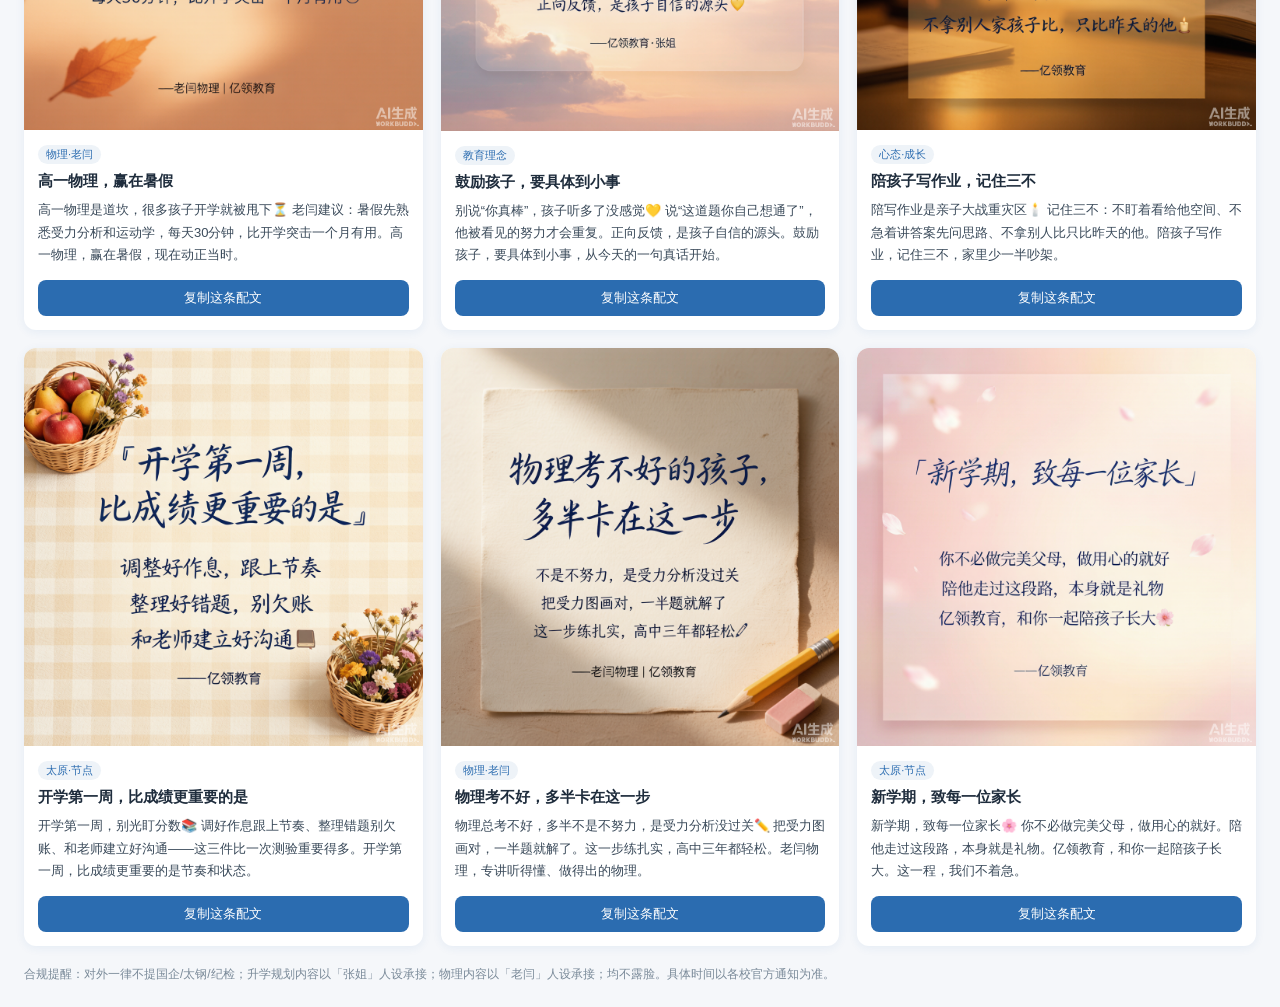
<file: 朋友圈配文总表.html>
<!DOCTYPE html>
<html lang="zh-CN">
<head>
<meta charset="UTF-8">
<meta name="viewport" content="width=device-width, initial-scale=1.0">
<title>亿领教育 · 朋友圈配文总表</title>
<script src="assets/moments.js"></script>
<style>
  * { box-sizing: border-box; }
  body { margin:0; font-family:-apple-system,"PingFang SC","Microsoft YaHei",sans-serif; background:#f5f7fa; color:#1f2d3d; }
  header { background:linear-gradient(135deg,#2b6cb0,#4a90d9); color:#fff; padding:22px 24px; }
  header h1 { margin:0 0 4px; font-size:20px; }
  header p { margin:0; opacity:.9; font-size:13px; }
  .toolbar { padding:14px 24px; display:flex; gap:10px; align-items:center; flex-wrap:wrap; background:#fff; border-bottom:1px solid #e6edf3; }
  .toolbar button { background:#2b6cb0; color:#fff; border:0; padding:8px 14px; border-radius:8px; cursor:pointer; font-size:13px; }
  .toolbar button.ghost { background:#eef3f8; color:#2b6cb0; }
  .wrap { padding:20px 24px; display:grid; grid-template-columns:repeat(auto-fill,minmax(300px,1fr)); gap:18px; }
  .card { background:#fff; border-radius:12px; overflow:hidden; box-shadow:0 2px 10px rgba(43,108,176,.08); display:flex; flex-direction:column; }
  .card img { width:100%; display:block; background:#f0f3f7; }
  .body { padding:14px; }
  .tag { display:inline-block; font-size:11px; color:#2b6cb0; background:#eef3f8; padding:2px 8px; border-radius:10px; margin-bottom:6px; }
  .cap { font-weight:700; color:#1f2d3d; margin:2px 0 8px; font-size:15px; }
  .copy { font-size:13px; line-height:1.7; color:#3a4a5a; white-space:pre-wrap; }
  .ctr { padding:0 14px 14px; }
  .ctr button { width:100%; background:#2b6cb0; color:#fff; border:0; padding:9px; border-radius:8px; cursor:pointer; font-size:13px; }
  .ctr button.done { background:#3aa76d; }
  .tip { color:#7a8a99; font-size:12px; padding:0 24px 24px; }
</style>
</head>
<body>
<header>
  <h1>亿领教育 · 朋友圈配文总表</h1>
  <p>27 张温暖积极风图文卡，每张配一段可直接发的朋友圈文字（张姐视角，物理图借力老闫人设）</p>
</header>
<div class="toolbar">
  <button id="copyAll">一键复制全部配文</button>
  <button class="ghost" onclick="window.print()">打印 / 导出 PDF</button>
  <span class="tip" style="padding:0">提示：点每张卡片下方按钮复制该条；或一键复制全部到备忘录，发圈时直接粘贴。</span>
</div>
<div class="wrap" id="grid"></div>
<div class="tip">合规提醒：对外一律不提国企/太钢/纪检；升学规划内容以「张姐」人设承接；物理内容以「老闫」人设承接；均不露脸。具体时间以各校官方通知为准。</div>

<script>
function copyText(t){
  if(navigator.clipboard && navigator.clipboard.writeText){ navigator.clipboard.writeText(t).catch(function(){ fallback(t); }); }
  else { fallback(t); }
}
function fallback(t){
  var ta=document.createElement('textarea'); ta.value=t; ta.style.position='fixed'; ta.style.opacity='0';
  document.body.appendChild(ta); ta.select(); try{ document.execCommand('copy'); }catch(e){} document.body.removeChild(ta);
}
function build(){
  var g = window.MOMENT_GALLERY||[];
  var grid = document.getElementById('grid');
  grid.innerHTML = g.map(function(im,idx){
    return '<div class="card">'
      + '<img src="'+im.src+'" alt="'+(im.label||'')+'">'
      + '<div class="body">'
      + '<span class="tag">'+(im.label||'')+'</span>'
      + '<div class="cap">'+(im.caption||'')+'</div>'
      + '<div class="copy">'+(im.copy||'')+'</div>'
      + '</div>'
      + '<div class="ctr"><button onclick="cp('+idx+',this)">复制这条配文</button></div>'
      + '</div>';
  }).join('');
}
function cp(i,btn){
  var g=window.MOMENT_GALLERY||[];
  if(g[i]&&g[i].copy){ copyText(g[i].copy); btn.textContent='已复制 ✓'; btn.classList.add('done'); setTimeout(function(){ btn.textContent='复制这条配文'; btn.classList.remove('done'); },1500); }
}
document.getElementById('copyAll').onclick=function(){
  var g=window.MOMENT_GALLERY||[];
  var all = g.map(function(im){ return (im.caption||'')+'\n'+(im.copy||''); }).join('\n\n————————————\n\n');
  copyText(all);
  this.textContent='已复制全部 ✓'; var self=this;
  setTimeout(function(){ self.textContent='一键复制全部配文'; },1800);
};
build();
</script>
</body>
</html>
</file>
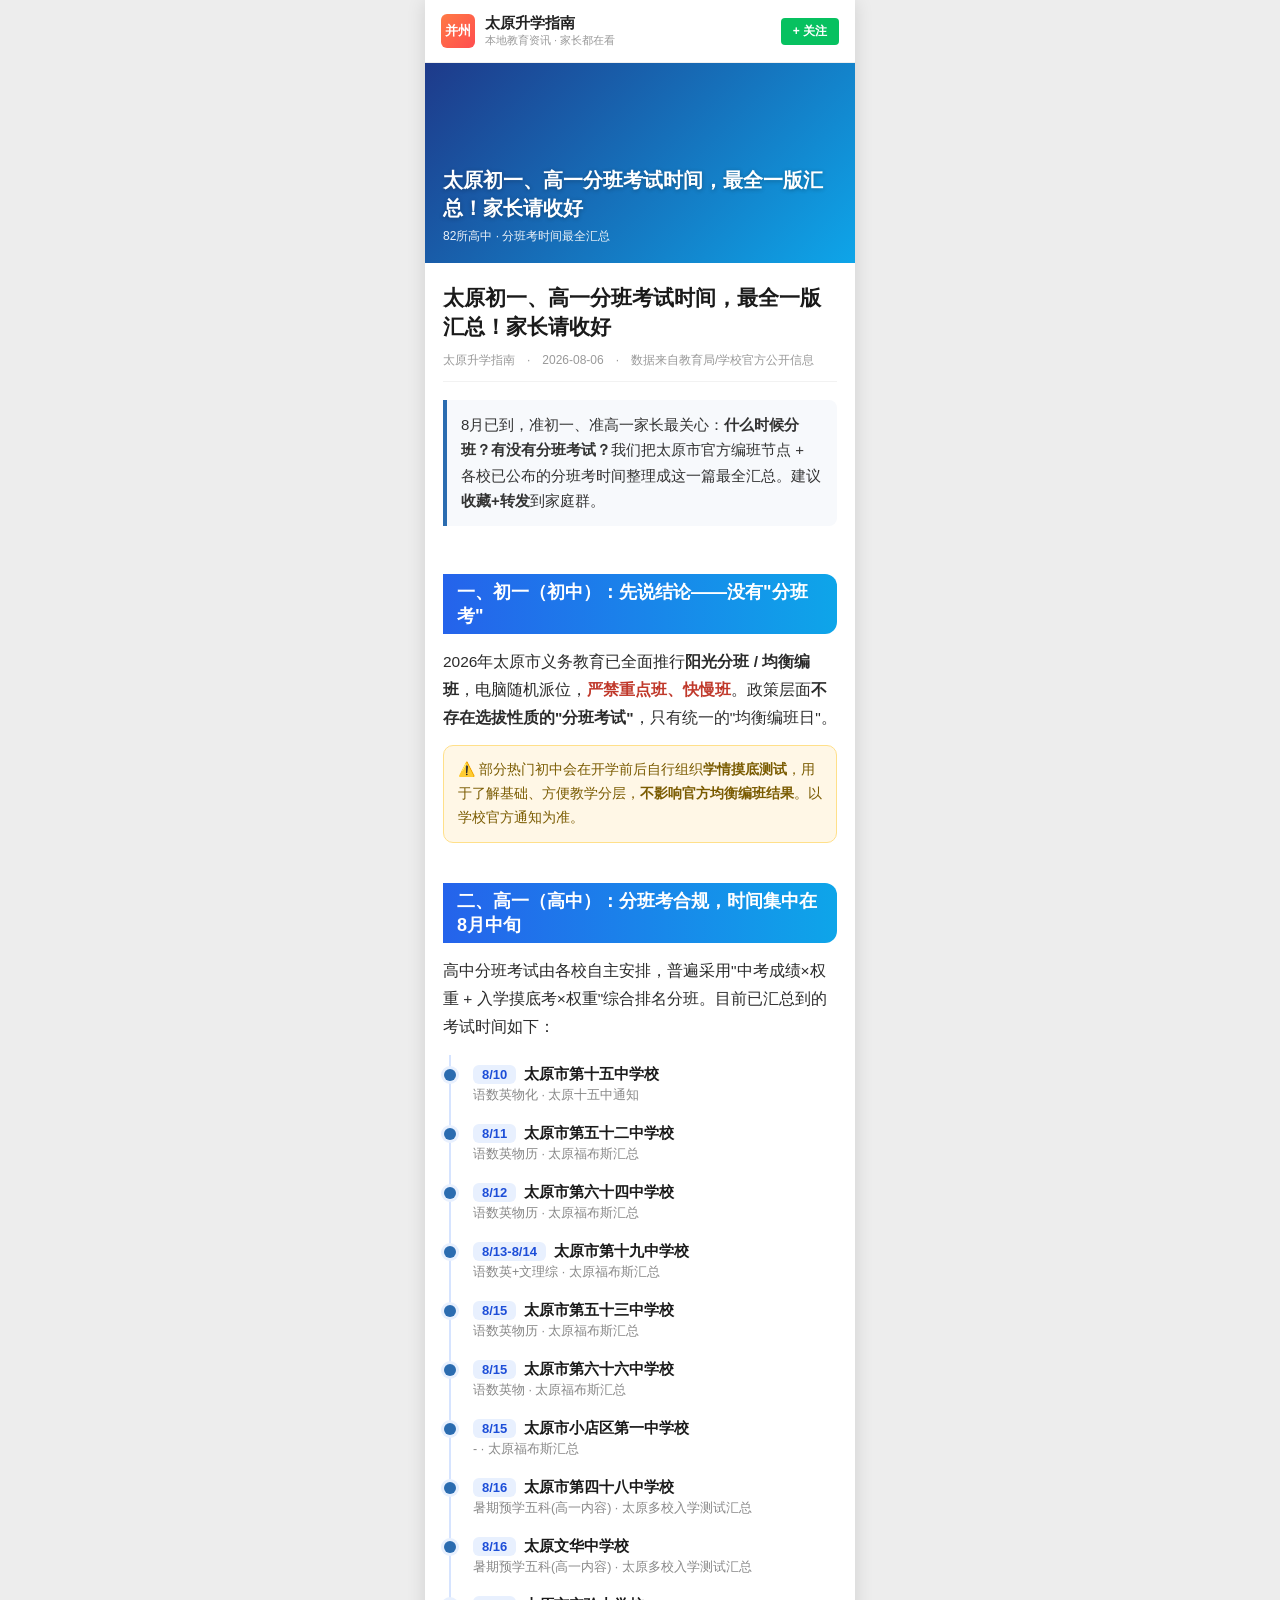
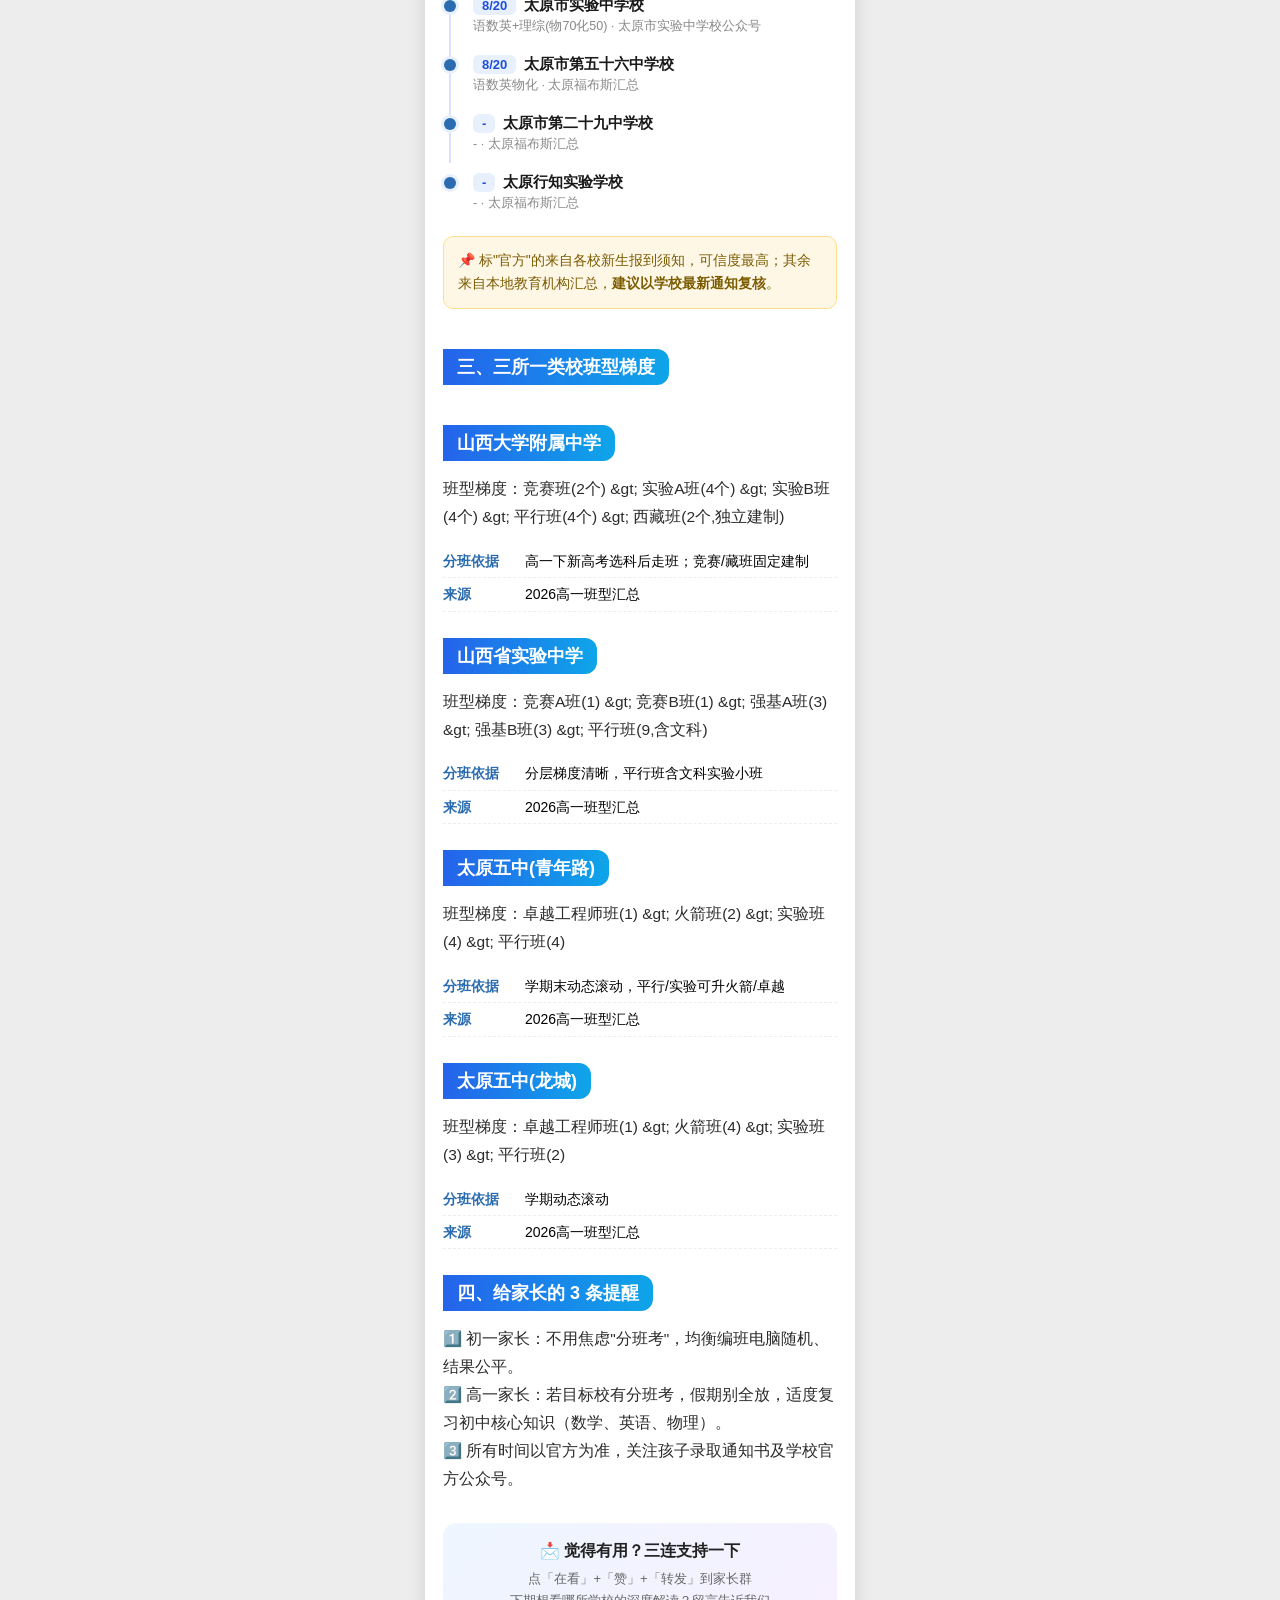
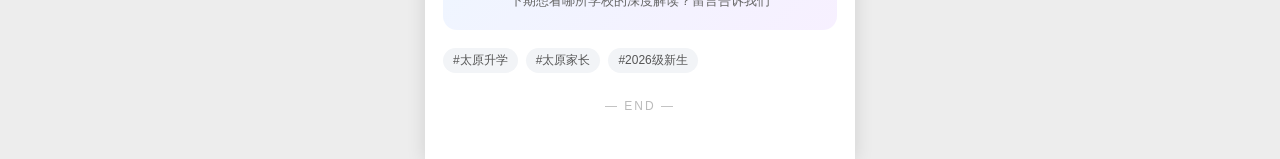
<file: 示例_公众号推文_开学分班考.html>
<!doctype html><html lang="zh-CN"><head><meta charset="utf-8"><meta name="viewport" content="width=device-width,initial-scale=1"><title>公众号推文预览 · 太原初一、高一分班考试时间，最全一版汇总！家长请收好</title><style>:root{--wx:#07c160;--ink:#1a1a1a;--sub:#666;--bg:#ededed;--card:#fff;--accent:#2b6cb0;--warn:#c0392b;--gold:#b45309}
*{box-sizing:border-box}
body{margin:0;background:var(--bg);font-family:-apple-system,BlinkMacSystemFont,"Segoe UI","PingFang SC","Microsoft YaHei",sans-serif}
.phone{max-width:430px;margin:0 auto;background:var(--card);min-height:100vh;box-shadow:0 2px 18px rgba(0,0,0,.12);overflow:hidden}
.mp-head{display:flex;align-items:center;gap:10px;padding:14px 16px;border-bottom:1px solid #f0f0f0}
.mp-avatar{width:34px;height:34px;border-radius:6px;background:linear-gradient(135deg,#ff7a45,#ff4d4f);color:#fff;display:flex;align-items:center;justify-content:center;font-size:13px;font-weight:700}
.mp-name{font-size:15px;font-weight:600;color:#222}
.mp-sub{font-size:11px;color:#999}
.mp-follow{margin-left:auto;background:var(--wx);color:#fff;font-size:12px;padding:5px 12px;border-radius:4px;font-weight:600}
.cover{height:200px;background:linear-gradient(135deg,#1e3a8a 0%,#0ea5e9 100%);position:relative;display:flex;align-items:flex-end;padding:18px}
.cover .ctext{color:#fff}
.cover h1{margin:0;font-size:20px;line-height:1.4;font-weight:800;text-shadow:0 1px 4px rgba(0,0,0,.3)}
.cover .csub{font-size:12px;opacity:.92;margin-top:6px}
.article{padding:20px 18px 40px}
.title{font-size:21px;font-weight:800;line-height:1.4;color:var(--ink);margin:0 0 10px}
.byline{font-size:12px;color:#999;margin-bottom:18px;border-bottom:1px solid #f2f2f2;padding-bottom:12px}
.lead{background:#f7f9fc;border-left:4px solid var(--accent);padding:12px 14px;border-radius:0 8px 8px 0;font-size:15px;color:#333;line-height:1.7;margin-bottom:22px}
h2.sec{font-size:18px;font-weight:800;color:#fff;background:linear-gradient(90deg,#2563eb,#0ea5e9);display:inline-block;padding:6px 14px;border-radius:0 12px 12px 0;margin:26px 0 14px}
h3.sub{font-size:15px;color:var(--gold);font-weight:800;margin:16px 0 6px}
.p{font-size:15.5px;line-height:1.8;color:#2b2b2b;margin:0 0 14px}
.tip{background:#fff7e6;border:1px solid #ffe08a;border-radius:10px;padding:12px 14px;font-size:14px;color:#7a5b00;line-height:1.7;margin:14px 0}
.timeline{margin:0 0 8px;padding:0;list-style:none}
.timeline li{position:relative;padding:10px 0 10px 22px;border-left:2px solid #d6e4ff;margin-left:6px}
.timeline li:last-child{border-left-color:transparent}
.timeline li::before{content:"";position:absolute;left:-7px;top:14px;width:12px;height:12px;border-radius:50%;background:var(--accent);box-shadow:0 0 0 3px #e8f0fe}
.tl-date{display:inline-block;background:#e8f0fe;color:#1d4ed8;font-weight:700;font-size:13px;padding:2px 9px;border-radius:6px;margin-right:8px}
.tl-school{font-size:15px;color:#1a1a1a;font-weight:600}
.tl-note{font-size:12.5px;color:#888;margin-top:3px;display:block}
.kv{margin:0;padding:0;list-style:none}
.kv li{display:flex;gap:8px;padding:5px 0;border-bottom:1px dashed #eee;font-size:14px;line-height:1.6}
.kv li .k{color:var(--accent);font-weight:700;min-width:74px;flex-shrink:0}
.tbl{width:100%;border-collapse:collapse;font-size:13.5px;margin:10px 0}
.tbl th{background:#e8f0fe;color:#1d4ed8;padding:7px 8px;text-align:left}
.tbl td{padding:7px 8px;border-bottom:1px solid #eee}
.footer-cta{margin-top:30px;background:linear-gradient(135deg,#eef6ff,#f7f0ff);border-radius:14px;padding:18px;text-align:center}
.footer-cta .big{font-size:16px;font-weight:800;color:#222}
.footer-cta .sm{font-size:13px;color:#666;margin-top:6px;line-height:1.7}
.end{text-align:center;color:#bbb;font-size:12px;margin:26px 0 6px;letter-spacing:2px}
.tagrow{display:flex;gap:8px;flex-wrap:wrap;margin-top:18px}
.tagrow span{background:#f2f4f7;color:#555;font-size:12px;padding:4px 10px;border-radius:20px}
.hl{color:var(--warn);font-weight:800}
.solid{color:var(--accent);font-weight:700}</style></head><body><div class="phone"><div class="mp-head"><div class="mp-avatar">并州</div><div><div class="mp-name">太原升学指南</div><div class="mp-sub">本地教育资讯 · 家长都在看</div></div><div class="mp-follow">+ 关注</div></div><div class="cover"><div class="ctext"><h1>太原初一、高一分班考试时间，最全一版汇总！家长请收好</h1><div class="csub">82所高中 · 分班考时间最全汇总</div></div></div><div class="article"><div class="title">太原初一、高一分班考试时间，最全一版汇总！家长请收好</div><div class="byline">太原升学指南　·　2026-08-06　·　数据来自教育局/学校官方公开信息</div><div class="lead">8月已到，准初一、准高一家长最关心：<b>什么时候分班？有没有分班考试？</b>我们把太原市官方编班节点 + 各校已公布的分班考时间整理成这一篇最全汇总。建议<b>收藏+转发</b>到家庭群。</div><h2 class="sec">一、初一（初中）：先说结论——没有"分班考"</h2><p class="p">2026年太原市义务教育已全面推行<b>阳光分班 / 均衡编班</b>，电脑随机派位，<span class="hl">严禁重点班、快慢班</span>。政策层面<b>不存在选拔性质的"分班考试"</b>，只有统一的"均衡编班日"。</p><div class="tip">⚠️ 部分热门初中会在开学前后自行组织<b>学情摸底测试</b>，用于了解基础、方便教学分层，<b>不影响官方均衡编班结果</b>。以学校官方通知为准。</div><h2 class="sec">二、高一（高中）：分班考合规，时间集中在8月中旬</h2><p class="p">高中分班考试由各校自主安排，普遍采用"中考成绩×权重 + 入学摸底考×权重"综合排名分班。目前已汇总到的考试时间如下：</p><ul class="timeline"><li><span class="tl-date">8/10</span><span class="tl-school">太原市第十五中学校</span><span class="tl-note">语数英物化 · 太原十五中通知</span></li><li><span class="tl-date">8/11</span><span class="tl-school">太原市第五十二中学校</span><span class="tl-note">语数英物历 · 太原福布斯汇总</span></li><li><span class="tl-date">8/12</span><span class="tl-school">太原市第六十四中学校</span><span class="tl-note">语数英物历 · 太原福布斯汇总</span></li><li><span class="tl-date">8/13-8/14</span><span class="tl-school">太原市第十九中学校</span><span class="tl-note">语数英+文理综 · 太原福布斯汇总</span></li><li><span class="tl-date">8/15</span><span class="tl-school">太原市第五十三中学校</span><span class="tl-note">语数英物历 · 太原福布斯汇总</span></li><li><span class="tl-date">8/15</span><span class="tl-school">太原市第六十六中学校</span><span class="tl-note">语数英物 · 太原福布斯汇总</span></li><li><span class="tl-date">8/15</span><span class="tl-school">太原市小店区第一中学校</span><span class="tl-note">- · 太原福布斯汇总</span></li><li><span class="tl-date">8/16</span><span class="tl-school">太原市第四十八中学校</span><span class="tl-note">暑期预学五科(高一内容) · 太原多校入学测试汇总</span></li><li><span class="tl-date">8/16</span><span class="tl-school">太原文华中学校</span><span class="tl-note">暑期预学五科(高一内容) · 太原多校入学测试汇总</span></li><li><span class="tl-date">8/20</span><span class="tl-school">太原市实验中学校</span><span class="tl-note">语数英+理综(物70化50) · 太原市实验中学校公众号</span></li><li><span class="tl-date">8/20</span><span class="tl-school">太原市第五十六中学校</span><span class="tl-note">语数英物化 · 太原福布斯汇总</span></li><li><span class="tl-date">-</span><span class="tl-school">太原市第二十九中学校</span><span class="tl-note">- · 太原福布斯汇总</span></li><li><span class="tl-date">-</span><span class="tl-school">太原行知实验学校</span><span class="tl-note">- · 太原福布斯汇总</span></li></ul><div class="tip">📌 标"官方"的来自各校新生报到须知，可信度最高；其余来自本地教育机构汇总，<b>建议以学校最新通知复核</b>。</div><h2 class="sec">三、三所一类校班型梯度</h2><h2 class="sec">山西大学附属中学</h2><p class="p">班型梯度：竞赛班(2个) &amp;gt; 实验A班(4个) &amp;gt; 实验B班(4个) &amp;gt; 平行班(4个) &amp;gt; 西藏班(2个,独立建制)</p><ul class="kv"><li><span class="k">分班依据</span><span>高一下新高考选科后走班；竞赛/藏班固定建制</span></li><li><span class="k">来源</span><span>2026高一班型汇总</span></li></ul><h2 class="sec">山西省实验中学</h2><p class="p">班型梯度：竞赛A班(1) &amp;gt; 竞赛B班(1) &amp;gt; 强基A班(3) &amp;gt; 强基B班(3) &amp;gt; 平行班(9,含文科)</p><ul class="kv"><li><span class="k">分班依据</span><span>分层梯度清晰，平行班含文科实验小班</span></li><li><span class="k">来源</span><span>2026高一班型汇总</span></li></ul><h2 class="sec">太原五中(青年路)</h2><p class="p">班型梯度：卓越工程师班(1) &amp;gt; 火箭班(2) &amp;gt; 实验班(4) &amp;gt; 平行班(4)</p><ul class="kv"><li><span class="k">分班依据</span><span>学期末动态滚动，平行/实验可升火箭/卓越</span></li><li><span class="k">来源</span><span>2026高一班型汇总</span></li></ul><h2 class="sec">太原五中(龙城)</h2><p class="p">班型梯度：卓越工程师班(1) &amp;gt; 火箭班(4) &amp;gt; 实验班(3) &amp;gt; 平行班(2)</p><ul class="kv"><li><span class="k">分班依据</span><span>学期动态滚动</span></li><li><span class="k">来源</span><span>2026高一班型汇总</span></li></ul><h2 class="sec">四、给家长的 3 条提醒</h2><p class="p">1️⃣ 初一家长：不用焦虑"分班考"，均衡编班电脑随机、结果公平。<br>2️⃣ 高一家长：若目标校有分班考，假期别全放，适度复习初中核心知识（数学、英语、物理）。<br>3️⃣ 所有时间以官方为准，关注孩子录取通知书及学校官方公众号。</p><div class="footer-cta"><div class="big">📩 觉得有用？三连支持一下</div><div class="sm">点「在看」+「赞」+「转发」到家长群<br>下期想看哪所学校的深度解读？留言告诉我们</div></div><div class="tagrow"><span>#太原升学</span><span>#太原家长</span><span>#2026级新生</span></div><div class="end">—  END  —</div></div></div></body></html>
</file>
<file: assets/style.css>
/* 配色按八字：喜金水 → 白/靛蓝/银灰，避红橙黄棕 */
:root{
  --ink:#1a2230; --ink2:#4a5568; --ink3:#8b95a5;
  --blue:#2f5fd0; --blue-d:#1e3f95; --blue-l:#eaf0fd;
  --silver:#e6eaf0; --bg:#f5f7fa; --card:#fff;
  --line:#e2e7ef; --ok:#0f8a6a; --ok-l:#e6f6f1;
  --warn:#5a4fcf; --warn-l:#eeecfb;
}
*{box-sizing:border-box;margin:0;padding:0}
html,body{overflow-x:clip;width:100%}
body{
  font-family:-apple-system,BlinkMacSystemFont,"PingFang SC","Microsoft YaHei",sans-serif;
  background:var(--bg); color:var(--ink); line-height:1.7; font-size:15px;
  -webkit-font-smoothing:antialiased;
  -webkit-text-size-adjust:100%; text-size-adjust:100%;
}
.wrap{max-width:1180px;margin:0 auto;padding:0 20px}

/* header */
.top{background:linear-gradient(135deg,#1e3f95,#2f5fd0);color:#fff;padding:22px 0}
.top .wrap{display:flex;justify-content:space-between;align-items:center;gap:16px;flex-wrap:wrap}
.brand{display:flex;align-items:center;gap:14px}
.logo{width:46px;height:46px;border-radius:12px;background:rgba(255,255,255,.16);
  display:flex;align-items:center;justify-content:center;font-weight:700;font-size:17px;letter-spacing:1px;flex:0 0 auto}
.top h1{font-size:19px;font-weight:700;letter-spacing:.5px}
.top p{font-size:12.5px;opacity:.85;margin-top:2px}
.today{font-size:13px;background:rgba(255,255,255,.14);padding:7px 14px;border-radius:20px;white-space:nowrap}

/* nav */
.nav{background:var(--card);border-bottom:1px solid var(--line);position:sticky;top:0;z-index:50}
.navwrap{display:flex;gap:4px;overflow-x:auto;-webkit-overflow-scrolling:touch}
.navwrap::-webkit-scrollbar{display:none}
.tab{background:none;border:none;padding:14px 16px;font-size:14.5px;color:var(--ink2);
  cursor:pointer;white-space:nowrap;border-bottom:2.5px solid transparent;font-family:inherit;font-weight:500}
.tab.on{color:var(--blue);border-bottom-color:var(--blue);font-weight:700}
.tab:hover{color:var(--blue)}

/* view */
.view{display:none;padding:26px 0 50px}
.view.on{display:block}
h2.sec{font-size:17px;font-weight:700;margin:26px 0 14px;padding-left:11px;border-left:4px solid var(--blue)}
h2.sec:first-child{margin-top:4px}
.sub{font-size:13px;color:var(--ink3);margin:-8px 0 14px}

/* card */
.card{background:var(--card);border:1px solid var(--line);border-radius:12px;padding:18px;margin-bottom:14px}
.grid{display:grid;gap:14px}
.g2{grid-template-columns:repeat(2,1fr)}
.g3{grid-template-columns:repeat(3,1fr)}
.g4{grid-template-columns:repeat(4,1fr)}
@media(max-width:820px){.g2,.g3,.g4{grid-template-columns:1fr}}

.ct{font-size:15.5px;font-weight:700;margin-bottom:8px;display:flex;align-items:center;gap:8px;flex-wrap:wrap}
.cb{font-size:13.5px;color:var(--ink2)}
.cb li{margin:5px 0 5px 18px}

.pill{display:inline-block;font-size:11.5px;padding:2px 9px;border-radius:11px;
  background:var(--blue-l);color:var(--blue-d);font-weight:600}
.pill.g{background:var(--ok-l);color:var(--ok)}
.pill.p{background:var(--warn-l);color:var(--warn)}
.pill.s{background:var(--silver);color:var(--ink2)}

/* persona */
.pcard{background:var(--card);border:1px solid var(--line);border-radius:12px;overflow:hidden}
.phead{background:var(--blue-l);padding:14px 18px;border-bottom:1px solid var(--line)}
.phead h3{font-size:17px;color:var(--blue-d)}
.phead span{font-size:12.5px;color:var(--ink2)}
.pbody{padding:16px 18px}
.kv{display:flex;gap:10px;font-size:13.5px;margin:7px 0;align-items:flex-start}
.kv b{flex:0 0 62px;color:var(--ink3);font-weight:500}
.bio{background:var(--bg);border:1px dashed var(--line);border-radius:8px;padding:12px;margin:8px 0;
  font-size:13.5px;white-space:pre-wrap;position:relative}
.bio .bt{font-size:12px;color:var(--blue);font-weight:700;margin-bottom:6px}

/* filter */
.bar{display:flex;gap:8px;flex-wrap:wrap;margin-bottom:14px;align-items:center}
.fb{padding:6px 13px;border:1px solid var(--line);background:var(--card);border-radius:18px;
  font-size:13px;cursor:pointer;color:var(--ink2);font-family:inherit}
.fb.on{background:var(--blue);color:#fff;border-color:var(--blue)}
.search{flex:1;min-width:120px;padding:9px 13px;border:1px solid var(--line);border-radius:18px;
  font-size:16px;font-family:inherit;outline:none}
.search:focus{border-color:var(--blue)}

/* topic */
.tp{background:var(--card);border:1px solid var(--line);border-radius:11px;padding:15px;margin-bottom:11px}
.tp .th{display:flex;gap:7px;align-items:center;flex-wrap:wrap;margin-bottom:7px}
.tp h4{font-size:15px;font-weight:700;flex:1;min-width:200px}
.tp .hk{font-size:13.5px;color:var(--blue-d);background:var(--blue-l);padding:8px 11px;border-radius:7px;margin:7px 0}
.tp .bd{font-size:13px;color:var(--ink2)}
.tp .mt{font-size:12px;color:var(--ink3);margin-top:8px;display:flex;gap:12px;flex-wrap:wrap;
  border-top:1px dashed var(--line);padding-top:8px}

/* table */
table{width:100%;max-width:100%;border-collapse:collapse;font-size:13.5px}
th,td{word-break:break-word;overflow-wrap:anywhere}
th,td{padding:9px 11px;border:1px solid var(--line);text-align:left;vertical-align:top}
th{background:var(--blue-l);color:var(--blue-d);font-weight:600;white-space:nowrap}
.scroll{overflow-x:auto}

/* factory */
.fac{display:grid;grid-template-columns:260px 1fr;gap:16px}
@media(max-width:820px){.fac{grid-template-columns:1fr}}
.tlist button{display:block;width:100%;text-align:left;padding:11px 13px;margin-bottom:7px;
  border:1px solid var(--line);background:var(--card);border-radius:9px;font-size:13.5px;
  cursor:pointer;font-family:inherit;color:var(--ink2)}
.tlist button.on{background:var(--blue);color:#fff;border-color:var(--blue);font-weight:600}
.fld{margin-bottom:11px}
.fld label{display:block;font-size:12.5px;color:var(--ink3);margin-bottom:4px}
.fld input,.fld textarea,.fld select{width:100%;padding:10px 11px;border:1px solid var(--line);border-radius:7px;
  font-size:16px;font-family:inherit;outline:none;background:#fff}
.fld select{appearance:none;-webkit-appearance:none}
.fld input:focus{border-color:var(--blue)}
.btn{padding:9px 20px;background:var(--blue);color:#fff;border:none;border-radius:8px;
  font-size:14px;cursor:pointer;font-family:inherit;font-weight:600}
.btn:hover{background:var(--blue-d)}
.btn.s{padding:5px 12px;font-size:12px;font-weight:500}
.btn.o{background:var(--card);color:var(--blue);border:1px solid var(--blue)}
.out{background:#0f1724;color:#dfe6f0;border-radius:10px;padding:16px;font-size:13.5px;
  white-space:pre-wrap;line-height:1.85;margin-top:12px;font-family:"SF Mono",Menlo,monospace;
  max-height:520px;overflow:auto}

/* redline */
.rl{border-left:4px solid var(--warn);background:var(--warn-l);padding:13px 16px;border-radius:0 9px 9px 0;margin-bottom:11px}
.rl b{display:block;font-size:14.5px;color:var(--warn);margin-bottom:4px}
.rl p{font-size:13.5px;color:var(--ink2)}

/* sop */
.sop li{display:flex;gap:12px;padding:9px 0;border-bottom:1px dashed var(--line);font-size:13.5px;list-style:none;margin:0}
.sop li:last-child{border:none}
.sop .tm{flex:0 0 96px;color:var(--blue);font-weight:600;font-size:13px}

/* step */
.stp{position:relative;padding-left:26px;margin-bottom:16px}
.stp:before{content:'';position:absolute;left:6px;top:8px;width:9px;height:9px;border-radius:50%;background:var(--blue)}
.stp:after{content:'';position:absolute;left:10px;top:20px;bottom:-16px;width:1px;background:var(--line)}
.stp:last-child:after{display:none}

.ft{background:#101828;color:#98a2b3;padding:22px 0;font-size:12.5px;text-align:center}
.ft .warn{color:#f0c9c9;margin-top:6px}

.toast{position:fixed;bottom:32px;left:50%;transform:translateX(-50%) translateY(80px);
  background:var(--ink);color:#fff;padding:11px 22px;border-radius:24px;font-size:13.5px;
  opacity:0;transition:.3s;z-index:99;pointer-events:none}
.toast.on{opacity:1;transform:translateX(-50%) translateY(0)}
.toast.show{opacity:1;transform:translateX(-50%) translateY(0)}

/* ===== 今日行动台 ===== */
.today-banner{background:linear-gradient(135deg,var(--blue-l),#fff);border:1px solid var(--line);
  border-radius:12px;padding:16px 18px;margin-bottom:16px}
.today-banner .ct{margin-bottom:6px}
.rec{background:var(--card);border:1px solid var(--line);border-radius:12px;padding:15px 16px;
  margin-bottom:12px;border-left:4px solid var(--blue)}
.rec .rh{display:flex;gap:8px;align-items:center;flex-wrap:wrap;margin-bottom:6px}
.rec h4{font-size:15.5px;font-weight:700;flex:1;min-width:160px;margin:0}
.badge{font-size:11.5px;padding:2px 10px;border-radius:11px;font-weight:700;white-space:nowrap}
.badge.p0{background:var(--blue);color:#fff}
.badge.p1{background:var(--silver);color:var(--ink2)}
.badge.p2{background:var(--bg);color:var(--ink3);border:1px solid var(--line)}
.badge.zoneA{background:var(--blue-l);color:var(--blue-d)}
.badge.zoneB{background:var(--ok-l);color:var(--ok)}
.badge.mine{background:#fff0e6;color:#d2691e;border:1px solid #ffd9b3}
.badge.share{background:#eef4ff;color:var(--blue);border:1px solid #cfe0ff}
.badge.auto{background:var(--bg);color:var(--ink3);border:1px solid var(--line)}
.scl-group{margin:6px 0 18px}
.scl-gtitle{font-size:15px;font-weight:800;color:var(--blue-d);margin:10px 0 10px;padding-left:10px;border-left:4px solid var(--blue)}
.scl-group .grid.g2{margin-top:0}
.form2{display:grid;grid-template-columns:1fr 1fr;gap:10px 14px}
.fld>span{display:block;font-size:12.5px;color:var(--ink3);margin-bottom:4px}
.rec .why{font-size:13px;color:var(--warn);background:var(--warn-l);padding:7px 11px;
  border-radius:7px;margin:8px 0;line-height:1.6}
.rec .acts{display:flex;gap:8px;flex-wrap:wrap}

/* ===== 密码锁 ===== */
.lock-overlay{position:fixed;inset:0;z-index:9999;display:flex;align-items:center;justify-content:center;
  padding:24px;background:linear-gradient(160deg,#1f2a44,#2f5fd0)}
.lock-overlay.hide{display:none}
.lock-box{width:100%;max-width:340px;background:var(--card);border-radius:18px;padding:30px 24px;
  text-align:center;box-shadow:0 20px 60px rgba(0,0,0,.35)}
.lock-box .lk{font-size:34px;margin-bottom:6px}
.lock-box h3{margin:0 0 6px;font-size:19px;color:var(--ink)}
.lock-box p{margin:0 0 18px;font-size:13px;color:var(--ink3)}
.lock-box input{width:100%;box-sizing:border-box;padding:13px 14px;font-size:18px;text-align:center;
  letter-spacing:8px;border:1.5px solid var(--line);border-radius:10px;margin-bottom:6px;outline:none;
  -webkit-text-security:disc}
.lock-box input:focus{border-color:var(--blue)}
.lock-box button{width:100%;padding:13px;border:none;border-radius:10px;background:var(--blue);
  color:#fff;font-size:16px;font-weight:700;cursor:pointer;margin-top:8px}
.lock-err{color:#c0392b;font-size:13px;min-height:18px;margin-bottom:8px}
.shake{animation:shake .4s}
@keyframes shake{0%,100%{transform:translateX(0)}20%,60%{transform:translateX(-8px)}40%,80%{transform:translateX(8px)}}
.lock-btn{cursor:pointer;font-size:12px;color:var(--ink3);border:1px solid var(--line);
  background:var(--card);border-radius:8px;padding:4px 9px;margin-left:10px;white-space:nowrap}

/* ===== 成稿箱（全局累积，不覆盖） ===== */
.draft-fab{position:fixed;right:16px;bottom:20px;z-index:60;display:flex;align-items:center;gap:7px;
  background:var(--blue);color:#fff;border:none;border-radius:26px;padding:11px 17px;font-size:14px;
  font-weight:700;font-family:inherit;box-shadow:0 8px 22px rgba(47,95,208,.4);cursor:pointer}
.draft-fab span{background:rgba(255,255,255,.24);border-radius:13px;padding:1px 9px;font-size:13px;min-width:20px;text-align:center}
.draft-fab:active{transform:scale(.96)}
.draft-panel{position:fixed;left:0;right:0;bottom:0;z-index:80;max-height:74vh;background:var(--card);
  box-shadow:0 -10px 34px rgba(0,0,0,.2);border-top-left-radius:18px;border-top-right-radius:18px;
  display:flex;flex-direction:column;border-top:1px solid var(--line)}
.draft-panel.hide{display:none}
.draft-head{display:flex;align-items:center;gap:10px;padding:15px 18px;border-bottom:1px solid var(--line);
  font-weight:700;flex-wrap:wrap;background:var(--blue-l);border-radius:18px 18px 0 0}
.draft-head-btns{margin-left:auto;display:flex;gap:8px}
.draft-list{overflow-y:auto;padding:16px 18px;-webkit-overflow-scrolling:touch}
.draft-item{border:1px solid var(--line);border-radius:12px;padding:12px 13px;margin-bottom:13px;background:#fbfcff}
.draft-top{display:flex;align-items:center;gap:8px;margin-bottom:9px;flex-wrap:wrap}
.draft-title{font-weight:700;color:var(--ink)}
.draft-time{margin-left:auto;font-size:12px;color:var(--ink3);white-space:nowrap}
.draft-tag{font-size:12px;padding:2px 9px;border-radius:11px;color:#fff;font-weight:700;white-space:nowrap}
.dt-s{background:var(--blue)} .dt-l{background:#e67e22} .dt-m{background:#8e44ad}
.dt-c{background:#16a085} .dt-r{background:#c0392b}
.draft-text{width:100%;min-height:92px;border:1px solid var(--silver);border-radius:8px;padding:10px;
  font-size:16px;line-height:1.65;color:var(--ink);resize:vertical;box-sizing:border-box;font-family:inherit}
.draft-text:focus{outline:none;border-color:var(--blue)}
.live-card{margin:0 0 14px}
#live-out .live-card:first-child{margin-top:0}

/* ===== 手机端（≤560px）专项适配：消除自动缩放 + 白边 ===== */
@media(max-width:560px){
  .wrap{padding:0 14px}
  .top{padding:15px 0}
  .top .wrap{gap:10px}
  .top h1{font-size:16.5px}
  .top p{font-size:11px;line-height:1.45}
  .brand{gap:10px}
  .logo{width:38px;height:38px;font-size:14px}
  .today{font-size:11.5px;padding:5px 11px}
  .navwrap .tab{padding:12px 13px;font-size:13.5px}
  .view{padding:16px 0 70px}            /* 底部留白给成稿箱悬浮按钮 */
  .card{padding:15px}
  .form2{grid-template-columns:1fr}      /* 补录表单手机上单列，避免挤压溢出 */
  .tp h4,.rec h4{min-width:0}            /* 允许标题收缩，避免撑宽 */
  .search{min-width:0;font-size:16px}
  .bar{gap:7px}
  .fac{grid-template-columns:1fr}
  .out{font-size:13px;max-height:60vh}
  .draft-panel{max-height:80vh}
  .draft-text{font-size:16px}
  .fld input,.fld textarea,.fld select{font-size:16px}
}
/* ===== 太原教育情报站 ===== */
.subtabs{display:flex;flex-wrap:wrap;gap:7px;margin:12px 0 14px}
.subtab{font-family:inherit;font-size:13px;padding:8px 14px;border:1px solid var(--line);background:var(--card);color:var(--ink3);border-radius:20px;cursor:pointer;white-space:nowrap}
.subtab.on{background:var(--blue);color:#fff;border-color:var(--blue);font-weight:700}
.card.sch{padding:12px 13px}
.sch-top{display:flex;align-items:center;justify-content:space-between;gap:8px;margin-bottom:5px}
.sch-name{font-weight:800;font-size:15px;color:var(--ink)}
.sch-meta{font-size:12.5px;color:var(--ink3);margin-bottom:4px}
.sch-score{font-size:13px;color:var(--ink2);margin:3px 0}
.sch-score b{color:var(--blue);font-size:15px}
.sch-feat{font-size:12.5px;color:var(--ink3);margin-top:4px;line-height:1.5}
.card.key{padding:14px}
.t1{color:var(--blue);font-weight:700}
.t2{color:var(--ink3)}
.tpri{color:#8e44ad;font-weight:700}
.chip{display:inline-block;background:var(--blue-l);color:var(--blue);font-size:11.5px;padding:3px 8px;border-radius:10px;margin:3px 4px 0 0}
.kv{background:var(--blue-l);border-radius:10px;padding:10px 12px;font-size:13px;color:var(--ink2);margin:8px 0}
.kv b{color:var(--ink)}
.mini{font-family:inherit;font-size:13px;padding:6px 8px;border:1px solid var(--line);border-radius:8px;background:var(--card);color:var(--ink)}
.tablewrap{overflow-x:auto;-webkit-overflow-scrolling:touch}
.tbl{border-collapse:collapse;width:100%;font-size:13px;min-width:520px}
.tbl th,.tbl td{border:1px solid var(--line);padding:8px 9px;text-align:left;vertical-align:top}
.tbl th{background:var(--blue-l);color:var(--ink);font-weight:700;white-space:nowrap}
.tbl tbody tr:nth-child(odd){background:#fafbff}
/* ===== 地标图 ===== */
.map{position:relative;width:100%;height:520px;background:linear-gradient(135deg,#eef3fb,#e7eef9);border:1px solid var(--line);border-radius:14px;overflow:hidden;margin:6px 0 4px}
.map .dist{position:absolute;transform:translate(-50%,-50%);background:#fff;border:1.5px solid var(--silver);border-radius:9px;padding:4px 9px;font-size:12px;font-weight:700;color:var(--ink2);box-shadow:0 2px 6px rgba(0,0,0,.08);white-space:nowrap}
.map .pin{position:absolute;transform:translate(-50%,-50%);border:none;background:none;font-size:16px;line-height:1;cursor:pointer;padding:0;color:var(--blue)}
.map .pin.t1{color:var(--blue)}
.map .pin.t2{color:var(--ink3)}
.map .pin.tpri{color:#8e44ad}
.map .pin:hover{font-size:20px}
.dot{display:inline-block;width:10px;height:10px;border-radius:50%;margin:0 2px 0 8px;vertical-align:middle}
.dot.t1{background:var(--blue)} .dot.t2{background:var(--ink3)} .dot.tpri{background:#8e44ad} .dot.tpin{background:#16a085}
.mapwrap{width:100%;overflow:auto;margin:8px 0 2px}
.mapsvg{width:100%;max-width:780px;height:auto;display:block;margin:0 auto;background:linear-gradient(135deg,#eef4fb,#e8f0f7);border:1px solid var(--line);border-radius:14px}
.mapsvg .distg:hover path{filter:brightness(1.08)}
.mapsvg .distg.on path{stroke:#2c3e50;stroke-width:4}
.mapsvg text{pointer-events:none;user-select:none}
.mapfilter{display:flex;flex-wrap:wrap;align-items:center;gap:8px;margin:6px 0 2px}
.mf-label{font-size:13px;color:var(--ink3);margin-right:2px}
.mbtn{border:1px solid var(--line);background:#fff;color:var(--ink2);font-size:12px;padding:5px 12px;border-radius:14px;cursor:pointer;font-family:inherit;display:inline-flex;align-items:center}
.mbtn:hover{background:#f3f7fc}
.mbtn.on{background:var(--blue);color:#fff;border-color:var(--blue)}
.maplist{margin-top:10px}
.mlhead{font-size:13px;color:var(--ink2);margin:6px 0;font-weight:600}
.mlgrid{display:flex;flex-wrap:wrap;gap:7px}
.mltag{border:1px solid var(--line);background:#fff;color:var(--ink2);font-size:12px;padding:5px 11px;border-radius:13px;cursor:pointer;font-family:inherit;display:inline-flex;align-items:center;gap:5px}
.mltag:hover{background:#f3f7fc;border-color:var(--blue)}
.mapreal{color:#16a085;font-weight:600}
/* 家长需求周焦点 */
.pfocus{background:linear-gradient(135deg,#fff7e6,#fff3d6);border:1px solid #f0d693;border-radius:12px;padding:10px 14px;margin-bottom:10px}
.pf-head{font-size:14px;margin-bottom:6px;color:#8a5a00}
.pf-date{font-size:11px;color:#a07a2a;margin-left:4px}
.pf-auto{font-size:10px;background:#16a085;color:#fff;border-radius:8px;padding:1px 7px;margin-left:6px;vertical-align:middle}
.pf-list{display:flex;flex-wrap:wrap;gap:6px}
.pseason{background:#f3f7fc;border:1px solid var(--line);border-radius:10px;padding:8px 12px;margin-bottom:10px;font-size:13px}
.card.hot{border-color:#e67e22;box-shadow:0 0 0 2px rgba(230,126,34,.15)}
.hot-badge{font-size:11px;background:#e67e22;color:#fff;border-radius:8px;padding:1px 7px;margin-left:6px}
.rivalmeta{background:#f3f7fc;border:1px solid var(--line);border-radius:10px;padding:8px 12px;font-size:13px;color:var(--ink2);margin:4px 0 10px}
.grid.g3{display:grid;grid-template-columns:repeat(3,1fr);gap:10px}
@media(max-width:680px){ .grid.g3{grid-template-columns:repeat(2,1fr)} }
.badge.ok{background:#e8f8f0;color:#16a085;border:1px solid #b6e6d4}
.badge.warn{background:#fff6e6;color:#e67e22;border:1px solid #f5d9a8}
@media(max-width:560px){ .map{height:440px} .subtab{padding:7px 11px;font-size:12px} .card.key{padding:12px} }

/* ===== 情报站·全年时间轴 / 芯片变体 ===== */
.timeline{position:relative;margin:6px 0 4px;padding-left:18px}
.timeline:before{content:"";position:absolute;left:5px;top:4px;bottom:4px;width:2px;background:var(--line)}
.tl{position:relative;display:flex;align-items:flex-start;gap:10px;padding:7px 0}
.tl-dot{position:relative;flex:0 0 auto;width:11px;height:11px;border-radius:50%;margin-top:3px;background:var(--ink3)}
.tl-dot.t1{background:var(--blue)}
.tl-dot.tpri{background:#8e44ad}
.tl-dot.ok{background:var(--ok)}
.tl-dot.t2{background:var(--silver)}
.tl-b{font-size:13.5px;color:var(--ink);line-height:1.5}
.tl-b b{color:var(--ink)}
.chip.alt{background:var(--ok-l);color:var(--ok)}
.chip.ok{background:#eafaf1;color:#1e8e4e;border:1px solid #bfe9cf}

/* 收藏按钮 + 收藏数徽标 */
.favbtn{cursor:pointer;border:1px solid var(--line);background:#fff;color:#b8860b;font-size:12px;padding:5px 11px;border-radius:14px;margin-left:6px;white-space:nowrap;font-family:inherit}
.favbtn:hover{background:#fff8e6}
.favbtn.on{background:#fff3cd;border-color:#e6c200;color:#9a6b00;font-weight:600}
.badge.fav-c{background:var(--ok-l);color:var(--ok);border-radius:10px;padding:1px 7px;font-size:11px;margin-left:4px}

/* 所有学校动态（逐校追踪） */
.alldyn-filter{display:flex;flex-wrap:wrap;gap:8px;align-items:center;margin:8px 0 14px}
.alldyn-filter select,.alldyn-filter .mini{padding:5px 8px;border:1px solid var(--line);border-radius:8px;background:#fff;font-family:inherit;font-size:13px}
.ad-chk{font-size:13px;color:var(--ink3);display:flex;align-items:center;gap:4px;cursor:pointer}
.alldyn-list{display:flex;flex-direction:column;gap:8px}
.schooldyn-card{border:1px solid var(--line);border-radius:12px;background:#fff;overflow:hidden}
.sdc-head{display:flex;align-items:center;gap:8px;padding:10px 12px;cursor:pointer;background:#fafbfc}
.sdc-head:hover{background:#f1f4f8}
.sdc-head b{font-size:14px}
.sdc-head .muted{font-size:12px}
.ad-count{margin-left:auto;background:var(--ok-l);color:var(--ok);border-radius:10px;padding:1px 8px;font-size:11px;font-weight:600}
.sdc-head .btn{margin-left:8px}
.sdc-latest{margin:0;padding:6px 12px 0;font-size:13px;color:var(--ink3)}
.sdc-body{padding:8px 12px 12px}

/* 所有学校动态·逐校扫描覆盖条 */
.alldyn-stat{background:linear-gradient(90deg,#eef4ff,#f7fbff);border:1px solid #d4e3ff;border-radius:10px;padding:8px 12px;margin:2px 0 10px;font-size:13px;color:#234}
.alldyn-stat b{color:#1a5bd8}
.alldyn-stat.muted{background:#f4f6f8;border-color:#e2e6ea;color:#667}

/* 内容质量哨兵 */
.qcbar{background:linear-gradient(90deg,#eafaf0,#f5fffa);border:1px solid #b9e6cd;border-radius:10px;padding:9px 13px;margin:8px 0 4px;font-size:13px;color:#1b4d33}
.qcbar.warn{background:linear-gradient(90deg,#fff6e8,#fffdf7);border-color:#f0d4a0;color:#7a4d10}
.qcbar b{font-weight:600}
.qcbad{display:inline-block;margin-left:6px;padding:1px 7px;border-radius:9px;background:#ffe9e9;color:#c0392b;border:1px solid #f5c2c2;font-size:11px}
.asol{margin-top:6px;padding:8px 10px;background:#f6f9ff;border-left:3px solid #4a86ff;border-radius:0 6px 6px 0;font-size:13px;line-height:1.75;color:#243}
.asol b{color:#1a5bd8}

/* 数据新鲜度哨兵 */
.freshbar{background:linear-gradient(90deg,#eef7ff,#f8fcff);border:1px solid #cfe3f7;border-radius:10px;padding:9px 13px;margin:8px 0 4px;font-size:13px;color:#1c3a55}
.freshbar b{color:#0f5ca8;font-weight:600}
.freshbar.warn{background:linear-gradient(90deg,#fff8e9,#fffdf7);border-color:#f0d9a6;color:#7a5210}
.freshbar.warn b{color:#a86b00}
.freshbar.bad{background:linear-gradient(90deg,#ffeded,#fff7f7);border-color:#f3bcbc;color:#8c2020}
.freshbar.bad b{color:#c0392b}
.fbwarn{margin-top:6px;padding:7px 10px;background:#fff;border-left:3px solid #e05252;border-radius:0 6px 6px 0;font-size:12.5px;line-height:1.7;color:#7a2b2b}
.badge.fresh-n{background:#e6f9ee;color:#12794a;border:1px solid #b6e8cd}
.badge.fresh-c{background:#f1f3f6;color:#5a6673;border:1px solid #dde2e8}

/* 直播手卡 */
.livecard{page-break-inside:avoid;margin-bottom:10px}
.lc-body{margin-top:8px}
.lc-sec{margin-top:8px;padding-top:6px;border-top:1px dashed #e8edf3}
.lc-sec b{color:#1a5bd8;font-size:13px}
.lc-text{margin-top:4px;padding:8px 10px;background:#f6f9ff;border-left:3px solid #4a86ff;border-radius:0 6px 6px 0;font-size:13px;line-height:1.7;color:#243}
.lc-list{font-size:13px;line-height:1.8;padding-left:18px;margin:4px 0}
.btn.xs{padding:2px 8px;font-size:11px}
@media print{
  .tabbar,.banner,.qcbar,.freshbar,.btn,.subtab{display:none!important}
  .livecard{border:1px solid #999!important;page-break-after:always}
  .lc-body{display:block!important}
}

/* 今日推荐流（大数据推荐你发什么） */
.rec-note{font-size:12.5px;color:#5b6b7f;background:#eef3fb;border:1px solid #d6e4f5;border-radius:8px;padding:9px 12px;margin:10px 0 14px;line-height:1.6}
.sig{font-size:11px;padding:2px 9px;border-radius:11px;font-weight:700;white-space:nowrap}
.sig-hot{background:#fdeede;color:#c8741a;border:1px solid #f6cf9e}
.sig-sch{background:#e8f1ff;color:#1a5bd8;border:1px solid #bcd6ff}
.sig-plan{background:#eef3f8;color:#3a6ea5;border:1px solid #cfe0f0}
.rectype{font-size:11.5px;color:#6b7785;margin-left:auto;padding:2px 9px;background:#f3f5f8;border-radius:8px}
.card.rec{border-left:4px solid #3a6ea5}
.card.rec .at{font-size:15px;font-weight:700;color:#1a3a6b;margin:6px 0 8px;line-height:1.5}
.sig-now{background:#e6f9ef;color:#15803d;border:1px solid #a7e0bd}
.draft-tag.tg-auto{background:#ede9fe;color:#6d28d9}
.draft-tag.tg-a{background:#e0f2fe;color:#0369a1}
.draft-tag.tg-b{background:#fef3c7;color:#b45309}

/* 待审箱 / 推荐流增强 */
.draft-st{font-size:11px;font-weight:700;padding:2px 8px;border-radius:11px;white-space:nowrap;margin-left:6px}
.st-pending{background:#fff4e0;color:#b9770f;border:1px solid #f3d9a6}
.st-sent{background:#e7f7ec;color:#1d8a4c;border:1px solid #b6e3c6}
.draft-from{font-size:11px;color:#6b7785;background:#f3f5f8;padding:2px 8px;border-radius:8px;margin-left:4px}
.dg-h{font-size:14px;font-weight:800;color:#1a3a6b;margin:18px 0 10px;padding-left:2px}
.rec-done{border-left-color:#1d8a4c!important;opacity:.92}
.rec-done .at{color:#1d8a4c}
.sig-now{background:#ffe9ec;color:#d6336c;border:1px solid #f7c2cd;margin-left:6px}
</file>
